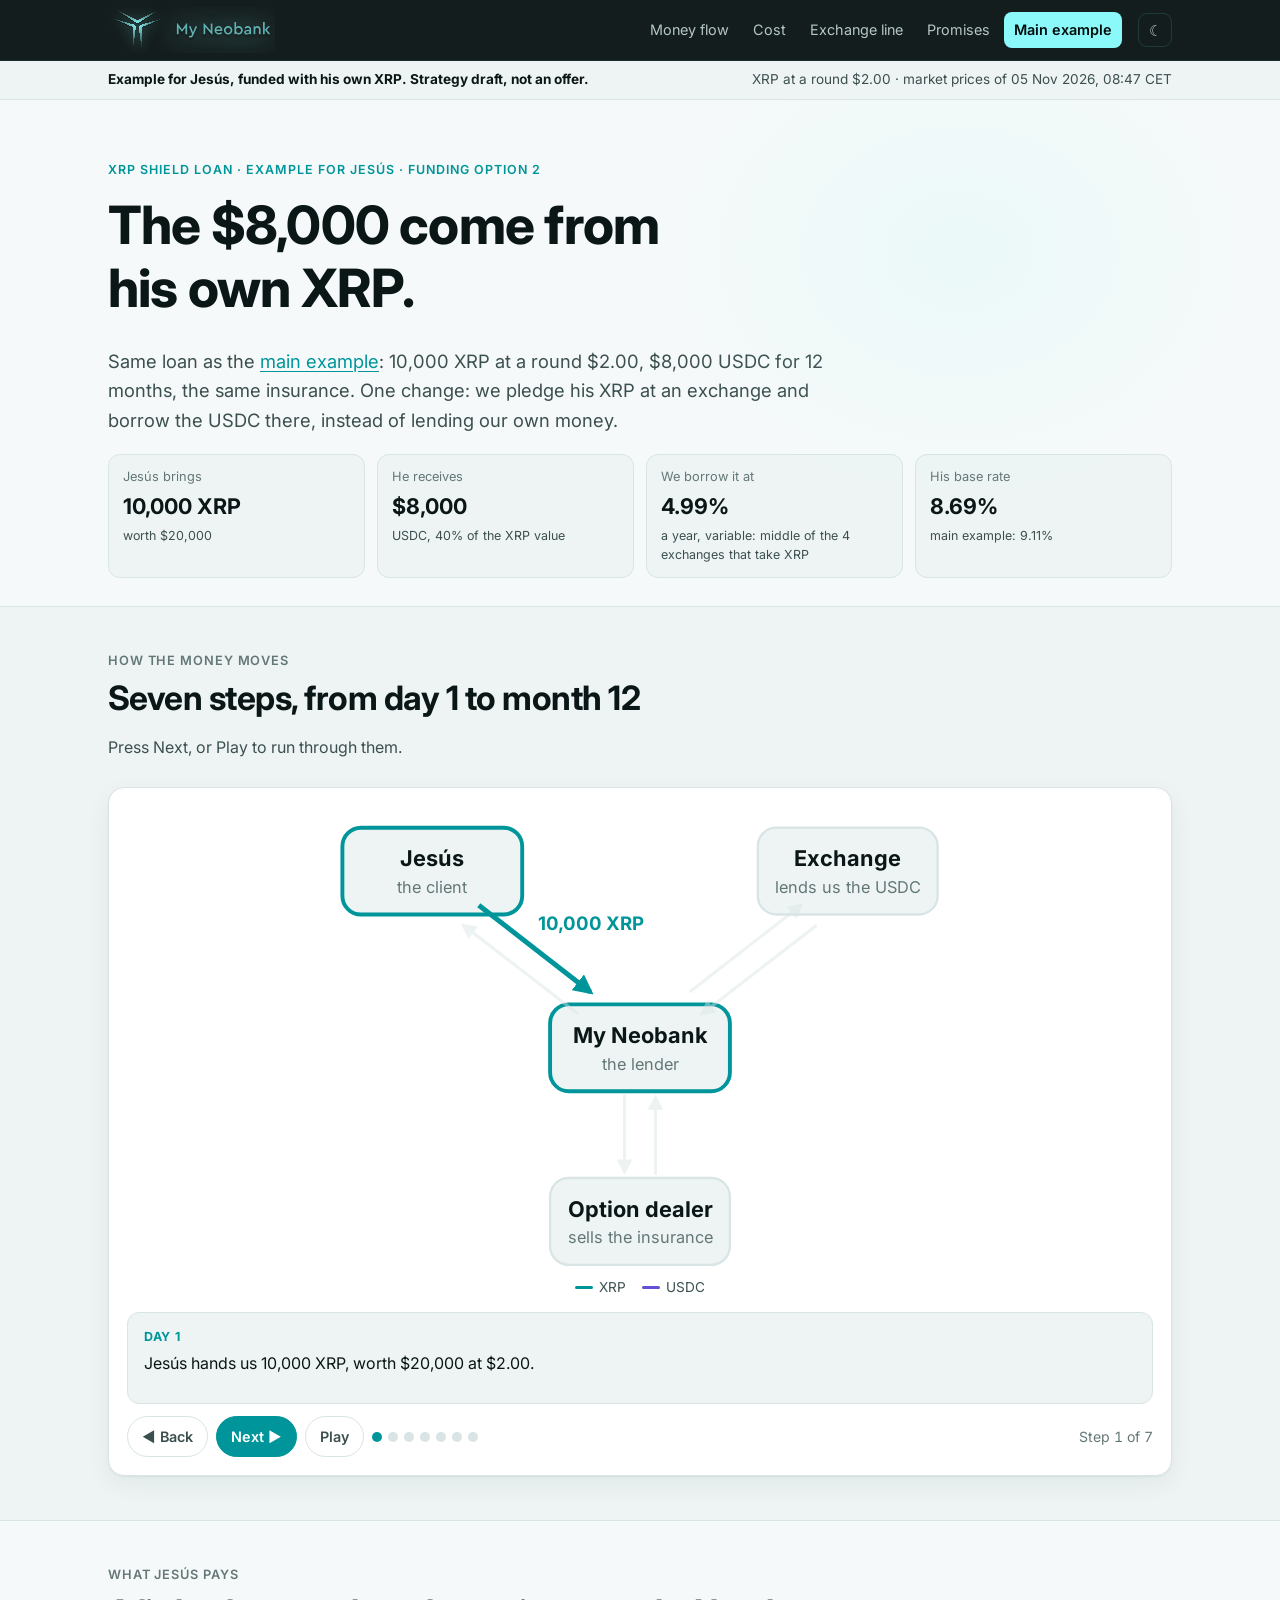
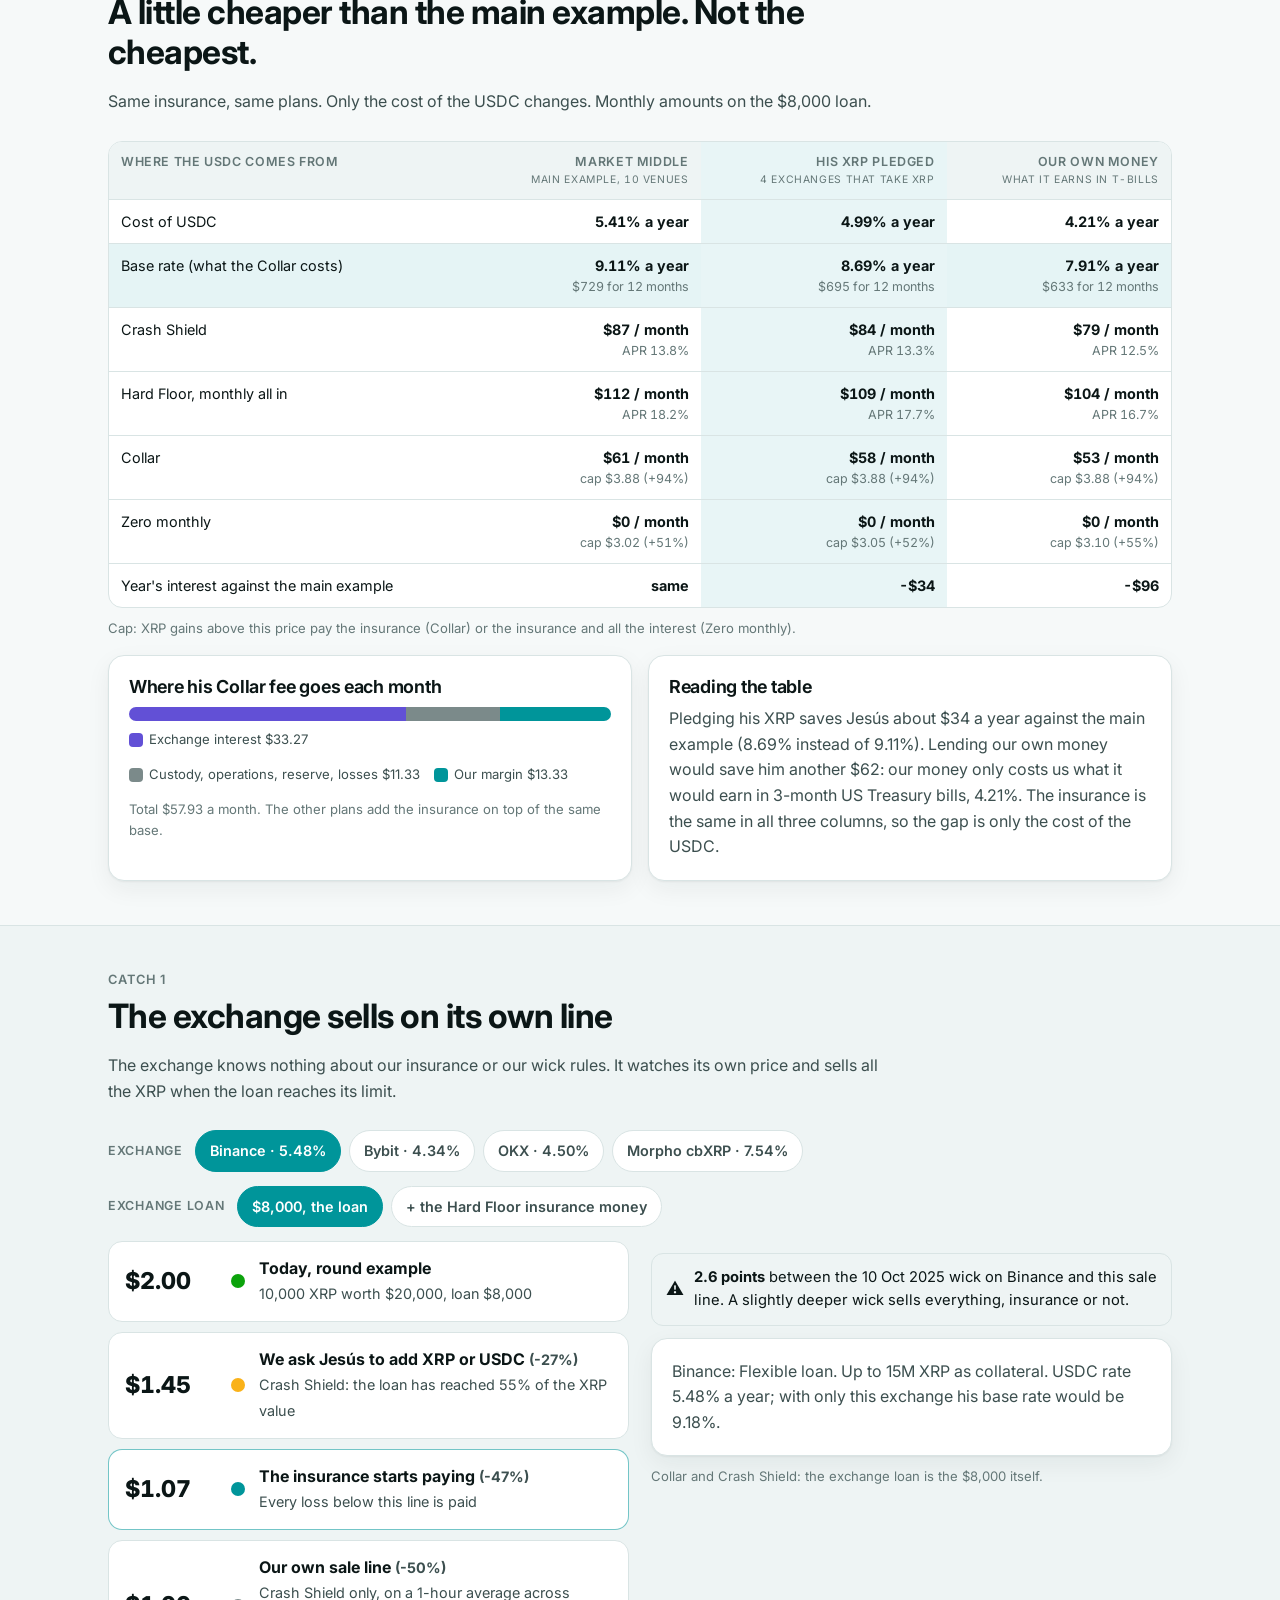
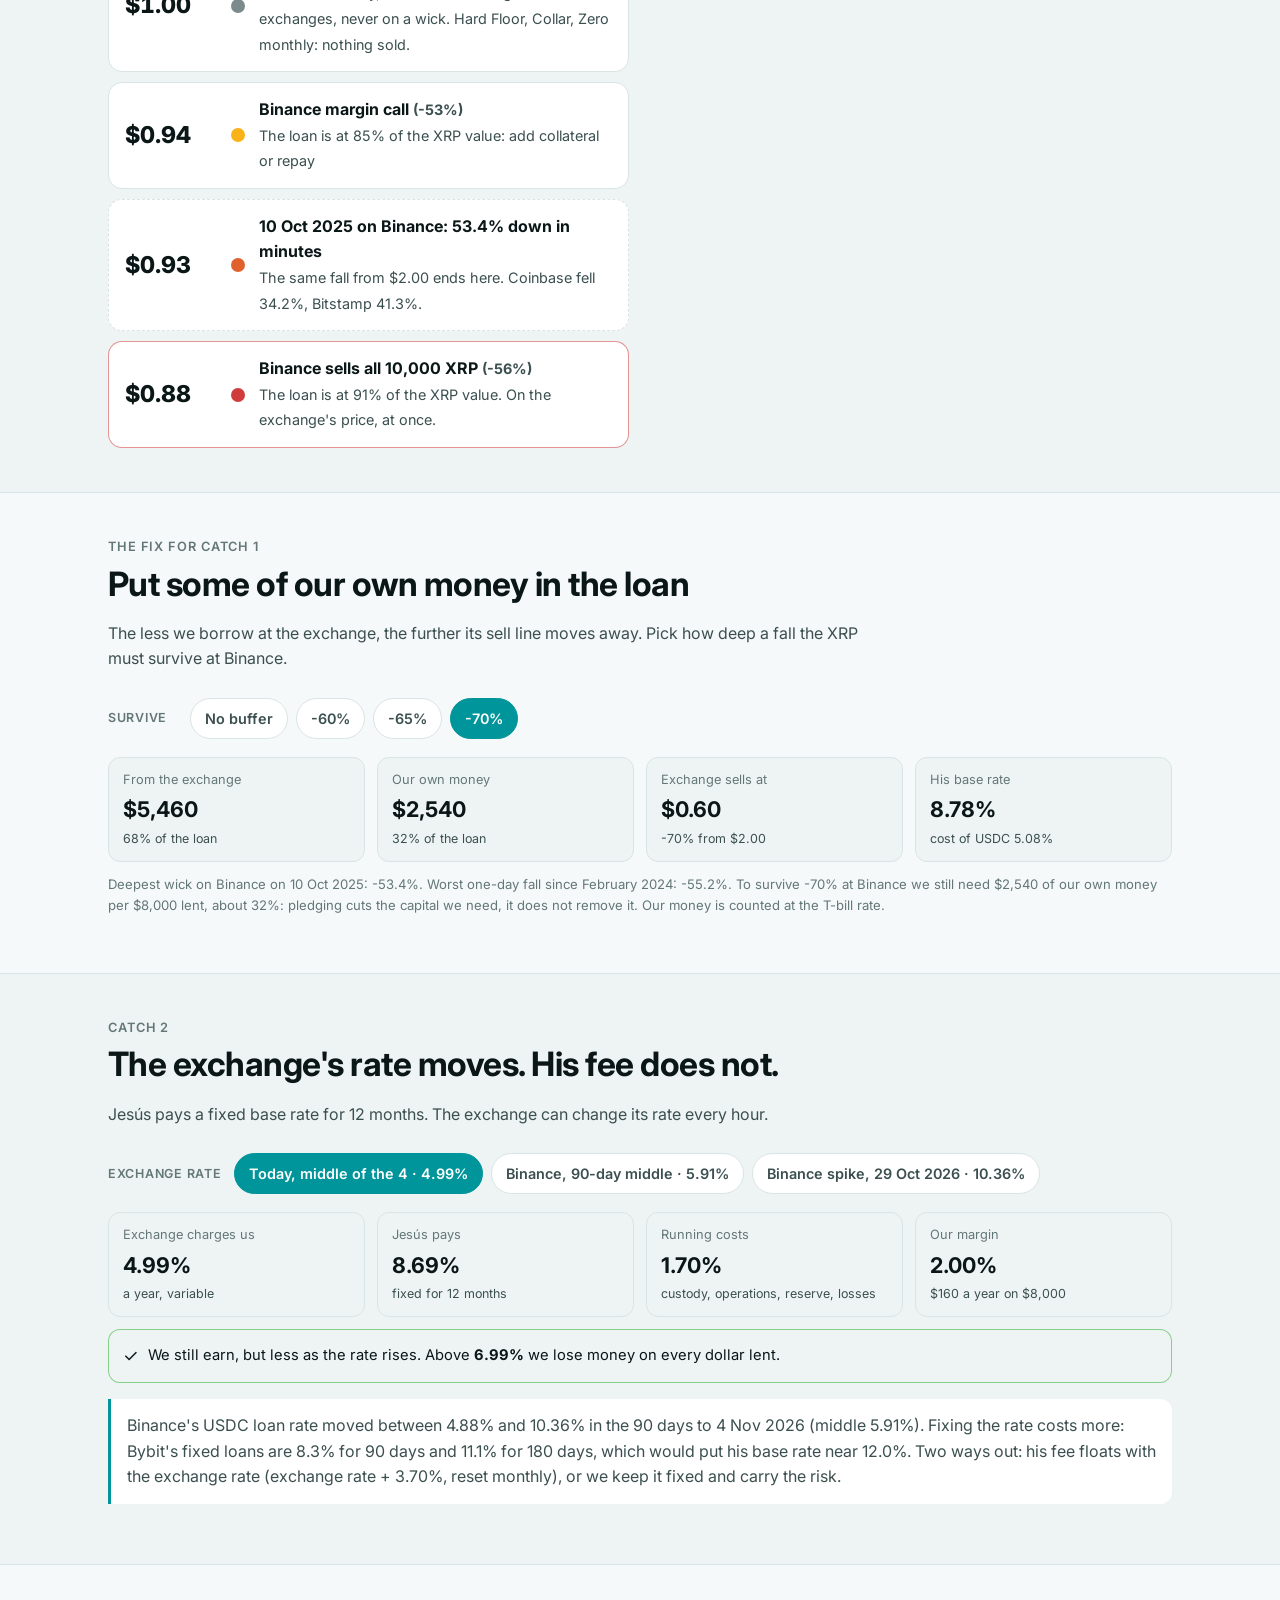
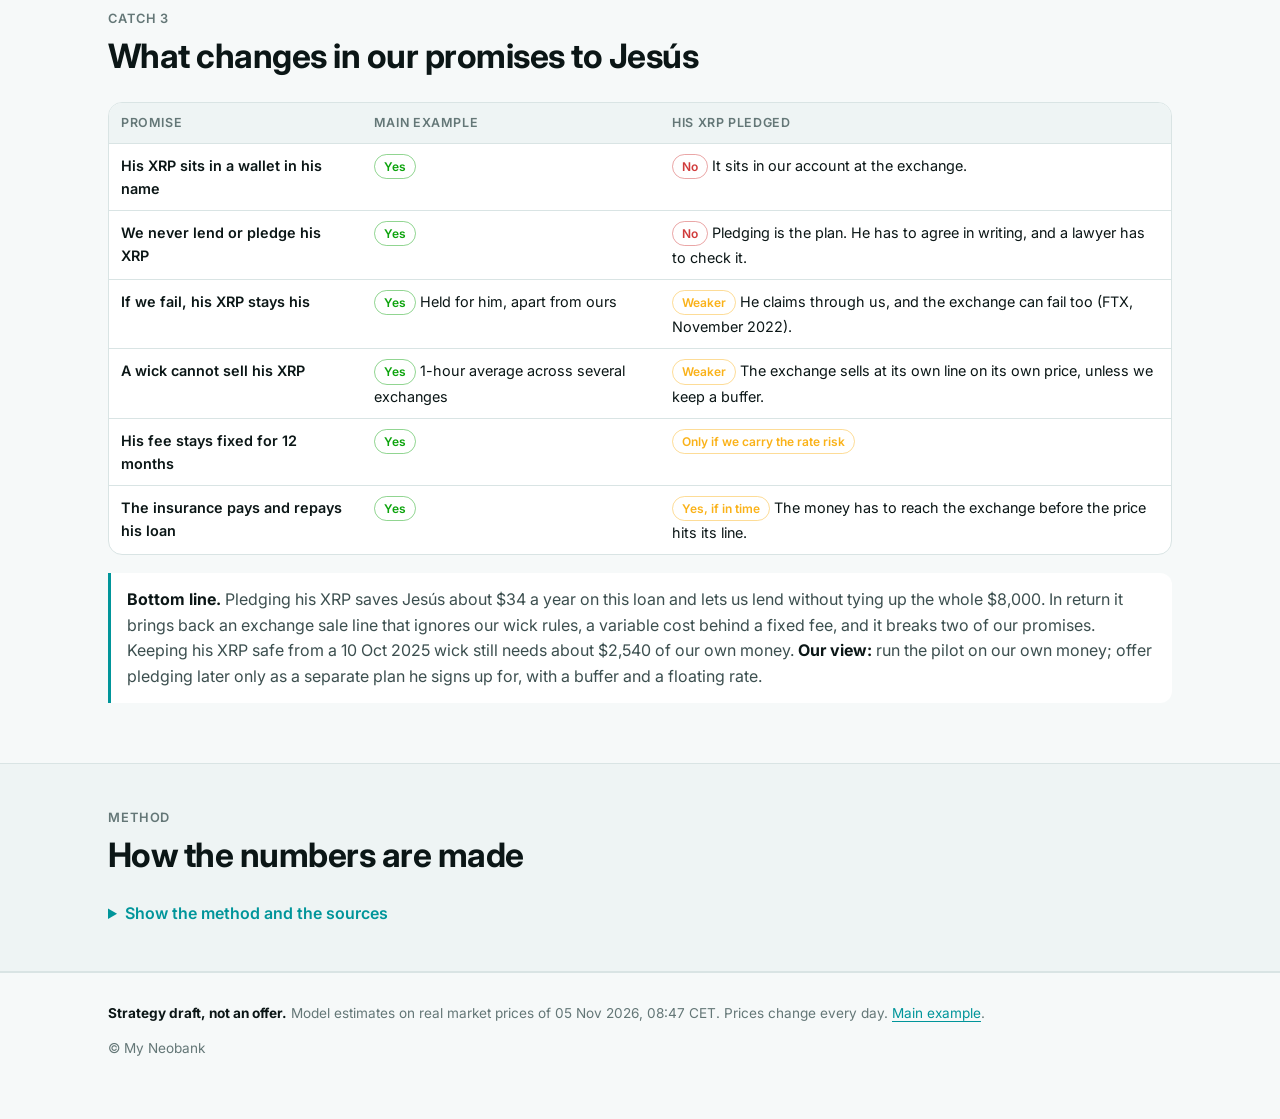
<file: jesus-pledge.html>
<!doctype html>
<html lang="en">
<head>
<meta charset="utf-8">
<meta name="viewport" content="width=device-width, initial-scale=1">
<meta name="robots" content="noindex, nofollow">
<title>Jesús, pledged XRP | My Neobank</title>
<meta name="description" content="The Jesús example funded with his own XRP: we pledge the 10,000 XRP at an exchange, borrow the USDC there and lend it to him. What it costs, and what it breaks.">
<link rel="icon" href="assets/favicon.svg" type="image/svg+xml">
<link rel="preconnect" href="https://fonts.googleapis.com">
<link rel="preconnect" href="https://fonts.gstatic.com" crossorigin>
<link href="https://fonts.googleapis.com/css2?family=Inter:wght@400;500;600;700;800&display=swap" rel="stylesheet">
<link rel="stylesheet" href="assets/style.css?v=7">
<style>
  .flow-card { padding: 18px; }
  .flow { display: block; width: 100%; max-width: 620px; height: auto; margin: 0 auto; }
  .flow .node rect { fill: var(--surface-2); stroke: var(--line); stroke-width: 1.5; transition: stroke .3s; }
  .flow .node.on rect { stroke: var(--brand); stroke-width: 2.5; }
  .flow .node .nm { fill: var(--text); font-size: 14px; font-weight: 700; }
  .flow .node .sb { fill: var(--muted); font-size: 10.5px; }
  .flow .arr { fill: none; stroke: var(--line); stroke-width: 2; opacity: .45; marker-end: url(#m-off); transition: opacity .35s, stroke .35s, stroke-width .35s; }
  .flow .arr.on { opacity: 1; stroke-width: 3.2; }
  .flow .arr.on.xrp { stroke: var(--brand); marker-end: url(#m-xrp); }
  .flow .arr.on.usd { stroke: var(--series-3); marker-end: url(#m-usd); }
  .flow .lab { font-size: 12px; font-weight: 700; opacity: 0; transition: opacity .35s; }
  .flow .lab.on { opacity: 1; }
  .flow .lab.xrp { fill: var(--brand); } .flow .lab.usd { fill: var(--series-3); }
  .flow-key { display: flex; gap: 16px; flex-wrap: wrap; justify-content: center; font-size: .85rem; color: var(--text-2); margin-top: 6px; }
  .flow-key i { display: inline-block; width: 18px; height: 3px; border-radius: 2px; vertical-align: middle; margin-right: 6px; }
  .cap { margin-top: 14px; padding: 14px 16px; border-radius: 12px; background: var(--surface-2); border: 1px solid var(--line); min-height: 92px; }
  .cap .tag { font-size: .78rem; font-weight: 700; letter-spacing: .06em; text-transform: uppercase; color: var(--brand); }
  .cap p { margin: 4px 0 0; color: var(--text); }
  .stepper { display: flex; gap: 8px; align-items: center; flex-wrap: wrap; margin-top: 12px; }
  .stepper .count { color: var(--muted); font-size: .88rem; margin-left: auto; font-variant-numeric: tabular-nums; }
  .dots { display: flex; gap: 6px; }
  .dots button { width: 10px; height: 10px; border-radius: 50%; border: 0; padding: 0; background: var(--line); cursor: pointer; }
  .dots button[aria-current="step"] { background: var(--brand); }
  .ways th.pl, .ways td.pl { background: color-mix(in srgb, var(--brand) 9%, transparent); }
  .ways th small, .ways td small { display: block; font-weight: 400; color: var(--muted); }
  .ways td.num { white-space: nowrap; }
  .split { display: flex; height: 14px; border-radius: 7px; overflow: hidden; margin: 10px 0 8px; }
  .split i { display: block; height: 100%; }
  .rung.warn .dot { background: var(--warning); }
  .rung.ours .dot { background: var(--neutral); }
  .rung.wick .dot { background: var(--series-plain); }
  .rung.wick { border-style: dashed; }
  .rung.sell { border-color: color-mix(in srgb, var(--critical) 55%, transparent); }
  .status.good { border-color: color-mix(in srgb, var(--good) 45%, transparent); }
  .status.bad { border-color: color-mix(in srgb, var(--critical) 55%, transparent); }
  .venue-row { margin: 4px 0 14px; }
  .prom td:first-child { font-weight: 600; color: var(--text); }
  @media (prefers-reduced-motion: reduce) { .flow * { transition: none !important; } }
</style>
</head>
<body>
<header class="top">
  <div class="wrap">
    <a class="logo" href="jesus.html" aria-label="Main example for Jesús"><img src="assets/logo.svg" alt="My Neobank"></a>
    <nav class="nav" aria-label="Sections">
      <a class="hide-sm" href="#flow">Money flow</a>
      <a class="hide-sm" href="#cost">Cost</a>
      <a class="hide-sm" href="#line">Exchange line</a>
      <a class="hide-sm" href="#promises">Promises</a>
      <a class="cta" href="jesus.html">Main example</a>
    </nav>
    <button class="theme-btn" type="button" aria-label="Switch theme"></button>
  </div>
</header>
<div class="banner"><div class="wrap"><span><strong>Example for Jesús, funded with his own XRP. Strategy draft, not an offer.</strong></span><span>XRP at a round $2.00 &middot; market prices of <span data-snap="generated_cet"></span></span></div></div>

<main>
<section class="hero">
  <div class="wrap">
    <span class="eyebrow">XRP Shield Loan &middot; example for Jesús &middot; funding option 2</span>
    <h1>The $8,000 come from<br>his own XRP.</h1>
    <p class="lead">Same loan as the <a href="jesus.html">main example</a>: 10,000 XRP at a round $2.00, $8,000 USDC for 12 months, the same insurance.
      One change: we pledge his XRP at an exchange and borrow the USDC there, instead of lending our own money.</p>
    <div class="out facts">
      <div class="o"><div class="k">Jesús brings</div><div class="v">10,000 XRP</div><div class="h">worth $20,000</div></div>
      <div class="o"><div class="k">He receives</div><div class="v">$8,000</div><div class="h">USDC, 40% of the XRP value</div></div>
      <div class="o"><div class="k">We borrow it at</div><div class="v" id="f-fund"></div><div class="h">a year, variable: middle of the 4 exchanges that take XRP</div></div>
      <div class="o"><div class="k">His base rate</div><div class="v" id="f-base"></div><div class="h">main example: <span id="f-main"></span></div></div>
    </div>
  </div>
</section>

<section class="alt" id="flow">
  <div class="wrap">
    <div class="section-head"><div class="kicker">How the money moves</div><h2>Seven steps, from day 1 to month 12</h2>
      <p>Press Next, or Play to run through them.</p></div>
    <div class="card flow-card">
      <svg class="flow" viewBox="0 0 400 300" role="img" aria-labelledby="flow-t">
        <title id="flow-t">Money flow: Jesús, My Neobank, the exchange and the option dealer</title>
        <defs>
          <marker id="m-off" viewBox="0 0 10 10" refX="8" refY="5" markerWidth="5" markerHeight="5" orient="auto-start-reverse"><path d="M0 0L10 5L0 10z" style="fill:var(--line)"/></marker>
          <marker id="m-xrp" viewBox="0 0 10 10" refX="8" refY="5" markerWidth="4" markerHeight="4" orient="auto-start-reverse"><path d="M0 0L10 5L0 10z" style="fill:var(--brand)"/></marker>
          <marker id="m-usd" viewBox="0 0 10 10" refX="8" refY="5" markerWidth="4" markerHeight="4" orient="auto-start-reverse"><path d="M0 0L10 5L0 10z" style="fill:var(--series-3)"/></marker>
        </defs>
        <g class="node" data-n="J"><rect x="8" y="14" width="116" height="56" rx="12"/><text class="nm" x="66" y="39" text-anchor="middle">Jesús</text><text class="sb" x="66" y="56" text-anchor="middle">the client</text></g>
        <g class="node" data-n="E"><rect x="276" y="14" width="116" height="56" rx="12"/><text class="nm" x="334" y="39" text-anchor="middle">Exchange</text><text class="sb" x="334" y="56" text-anchor="middle">lends us the USDC</text></g>
        <g class="node" data-n="M"><rect x="142" y="128" width="116" height="56" rx="12"/><text class="nm" x="200" y="153" text-anchor="middle">My Neobank</text><text class="sb" x="200" y="170" text-anchor="middle">the lender</text></g>
        <g class="node" data-n="D"><rect x="142" y="240" width="116" height="56" rx="12"/><text class="nm" x="200" y="265" text-anchor="middle">Option dealer</text><text class="sb" x="200" y="282" text-anchor="middle">sells the insurance</text></g>
        <line class="arr" data-a="jm" x1="96" y1="64" x2="168" y2="120"/>
        <line class="arr" data-a="mj" x1="160" y1="134" x2="86" y2="77"/>
        <line class="arr" data-a="me" x1="232" y1="120" x2="304" y2="64"/>
        <line class="arr" data-a="em" x1="314" y1="77" x2="240" y2="134"/>
        <line class="arr" data-a="md" x1="190" y1="186" x2="190" y2="236"/>
        <line class="arr" data-a="dm" x1="210" y1="238" x2="210" y2="188"/>
        <text class="lab" data-l="jm" x="134" y="80"></text>
        <text class="lab" data-l="mj" x="14" y="104"></text>
        <text class="lab" data-l="me" x="266" y="80" text-anchor="end"></text>
        <text class="lab" data-l="em" x="390" y="104" text-anchor="end"></text>
        <text class="lab" data-l="md" x="182" y="216" text-anchor="end"></text>
        <text class="lab" data-l="dm" x="218" y="216"></text>
      </svg>
      <div class="flow-key"><span><i style="background:var(--brand)"></i>XRP</span><span><i style="background:var(--series-3)"></i>USDC</span></div>
      <div class="cap" aria-live="polite"><div class="tag" id="cap-tag"></div><p id="cap-text"></p></div>
      <div class="stepper">
        <button class="chip" type="button" id="st-back">&#9664; Back</button>
        <button class="chip" type="button" id="st-next" aria-pressed="true">Next &#9654;</button>
        <button class="chip" type="button" id="st-play">Play</button>
        <div class="dots" id="st-dots" aria-label="Steps"></div>
        <span class="count" id="st-count"></span>
      </div>
    </div>
  </div>
</section>

<section id="cost">
  <div class="wrap">
    <div class="section-head"><div class="kicker">What Jesús pays</div><h2>A little cheaper than the main example. Not the cheapest.</h2>
      <p>Same insurance, same plans. Only the cost of the USDC changes. Monthly amounts on the $8,000 loan.</p></div>
    <div class="tbl-wrap"><table class="ways">
      <thead><tr><th>Where the USDC comes from</th><th class="num">Market middle<small>main example, 10 venues</small></th><th class="num pl">His XRP pledged<small>4 exchanges that take XRP</small></th><th class="num">Our own money<small>what it earns in T-bills</small></th></tr></thead>
      <tbody id="w-tbl"></tbody></table></div>
    <p class="note" style="margin-top:10px">Cap: XRP gains above this price pay the insurance (Collar) or the insurance and all the interest (Zero monthly).</p>
    <div class="grid g2" style="margin-top:16px">
      <div class="card"><h3>Where his Collar fee goes each month</h3>
        <div class="split" id="sp-bar"></div>
        <div class="feekey" id="sp-key"></div>
        <p class="note" id="sp-note" style="margin-top:10px"></p></div>
      <div class="card"><h3>Reading the table</h3><p id="w-note"></p></div>
    </div>
  </div>
</section>

<section class="alt" id="line">
  <div class="wrap">
    <div class="section-head"><div class="kicker">Catch 1</div><h2>The exchange sells on its own line</h2>
      <p>The exchange knows nothing about our insurance or our wick rules. It watches its own price and sells all the XRP when the loan reaches its limit.</p></div>
    <div class="btnrow venue-row" id="v-row"><span class="lbl">Exchange</span></div>
    <div class="btnrow venue-row"><span class="lbl">Exchange loan</span>
      <button class="chip" type="button" data-what="loan">$8,000, the loan</button>
      <button class="chip" type="button" data-what="floor">+ the Hard Floor insurance money</button>
    </div>
    <div class="cols">
      <div class="ladder" id="ladder"></div>
      <div>
        <div class="status" id="l-status"></div>
        <div class="card" style="margin-top:12px"><p id="l-venue"></p></div>
        <p class="note" style="margin-top:10px" id="l-note"></p>
      </div>
    </div>
  </div>
</section>

<section id="buffer">
  <div class="wrap">
    <div class="section-head"><div class="kicker">The fix for catch 1</div><h2>Put some of our own money in the loan</h2>
      <p>The less we borrow at the exchange, the further its sell line moves away. Pick how deep a fall the XRP must survive at <span id="b-venue"></span>.</p></div>
    <div class="btnrow" id="b-row"><span class="lbl">Survive</span></div>
    <div class="out facts" id="b-out"></div>
    <p class="note" style="margin-top:12px" id="b-note"></p>
  </div>
</section>

<section class="alt" id="rate">
  <div class="wrap">
    <div class="section-head"><div class="kicker">Catch 2</div><h2>The exchange's rate moves. His fee does not.</h2>
      <p>Jesús pays a fixed base rate for 12 months. The exchange can change its rate every hour.</p></div>
    <div class="btnrow" id="r-row"><span class="lbl">Exchange rate</span></div>
    <div class="out facts" id="r-out"></div>
    <div class="status" id="r-status"></div>
    <div class="callout"><p id="r-note"></p></div>
  </div>
</section>

<section id="promises">
  <div class="wrap">
    <div class="section-head"><div class="kicker">Catch 3</div><h2>What changes in our promises to Jesús</h2></div>
    <div class="tbl-wrap"><table class="prom">
      <thead><tr><th>Promise</th><th>Main example</th><th>His XRP pledged</th></tr></thead>
      <tbody>
        <tr><td>His XRP sits in a wallet in his name</td><td><span class="pill ok">Yes</span></td><td><span class="pill bad">No</span> It sits in our account at the exchange.</td></tr>
        <tr><td>We never lend or pledge his XRP</td><td><span class="pill ok">Yes</span></td><td><span class="pill bad">No</span> Pledging is the plan. He has to agree in writing, and a lawyer has to check it.</td></tr>
        <tr><td>If we fail, his XRP stays his</td><td><span class="pill ok">Yes</span> Held for him, apart from ours</td><td><span class="pill warn">Weaker</span> He claims through us, and the exchange can fail too (FTX, November 2022).</td></tr>
        <tr><td>A wick cannot sell his XRP</td><td><span class="pill ok">Yes</span> 1-hour average across several exchanges</td><td><span class="pill warn">Weaker</span> The exchange sells at its own line on its own price, unless we keep a buffer.</td></tr>
        <tr><td>His fee stays fixed for 12 months</td><td><span class="pill ok">Yes</span></td><td><span class="pill warn">Only if we carry the rate risk</span></td></tr>
        <tr><td>The insurance pays and repays his loan</td><td><span class="pill ok">Yes</span></td><td><span class="pill warn">Yes, if in time</span> The money has to reach the exchange before the price hits its line.</td></tr>
      </tbody></table></div>
    <div class="callout" style="margin-top:18px"><p id="bottom"></p></div>
  </div>
</section>

<section class="alt" id="method">
  <div class="wrap">
    <div class="section-head"><div class="kicker">Method</div><h2>How the numbers are made</h2></div>
    <details class="more"><summary>Show the method and the sources</summary>
      <ul class="clean">
        <li><strong>Same model as the <a href="jesus.html">main example</a></strong>, same snapshot: option prices from Deribit pulled <span data-snap="generated_utc"></span>, USDC rates read <span id="m-fund"></span>. All dollar figures use XRP at $2.00 and a 40% loan.</li>
        <li><strong>His XRP pledged</strong>: cost of USDC = middle of the 4 venues in the USDC table that accept XRP as collateral (<span id="m-venues"></span>), plus the same <span id="m-run"></span> for custody, operations, reserve and losses and the same <span id="m-margin"></span> margin.</li>
        <li><strong>Our own money</strong> is counted at what it would earn in 3-month US Treasury bills: <span id="m-tbill"></span>.</li>
        <li><strong>Exchange lines</strong> from the exchanges' own pages and public loan data, checked 5 Nov 2026: Binance borrow up to 78%, margin call 85%, sale 91%; Bybit 80%, 87%, 95%; Morpho cbXRP sale at 62.5%; OKX has no fixed line (margin account, XRP counted at 97%). Which price each exchange uses to decide a sale was not checked.</li>
        <li><strong>10 Oct 2025</strong>: lowest 1-minute price on Binance, Coinbase and Bitstamp against 20:30 UTC that evening. A fall of the same size is applied to $2.00.</li>
        <li><strong>Buffer</strong>: the exchange loan is cut until its sale line sits at the chosen fall; the rest of the $8,000 is our own money at the T-bill rate.</li>
        <li><strong>Rate moves</strong>: Binance flexible USDC loan rate over the 90 days to <span id="m-b90"></span>; Bybit fixed-rate loans read 5 Nov 2026. Our margin = his base rate minus the exchange rate minus <span id="m-run2"></span> running costs.</li>
        <li>Exchange penalties on a sale, withdrawal fees and taxes are not included.</li>
      </ul>
    </details>
  </div>
</section>
</main>

<footer>
  <div class="wrap">
    <p><strong>Strategy draft, not an offer.</strong> Model estimates on real market prices of <span data-snap="generated_cet"></span>. Prices change every day. <a href="jesus.html">Main example</a>.</p>
    <p>&copy; My Neobank</p>
  </div>
</footer>

<script src="data/pledge_dates.js?v=1"></script>
<script>
(function () {
  /* one pledge file per day, built from the snapshot of the same day */
  var L = window.PLEDGE_DATES || [], d = new URLSearchParams(location.search).get("d");
  if (L.indexOf(d) < 0) d = L[L.length - 1];
  window.SNAP_DATES = [d]; window.SNAP_DATE = d;
  document.write('<script src="data/snap_' + d + '.js?v=7"><\/script><script src="data/pledge_' + d + '.js?v=1"><\/script>');
})();
</script>
<script src="assets/app.js?v=7"></script>
<script>
(function () {
  const { usd, pct, px } = window.XS;
  const P = window.PLEDGE, PRICE = 2.0, Q = 10000, V = Q * PRICE;
  const $ = q => document.querySelector(q), $$ = q => Array.from(document.querySelectorAll(q));
  const set = (id, v) => { const e = document.getElementById(id); if (e) e.textContent = v; };
  const html = (id, v) => { const e = document.getElementById(id); if (e) e.innerHTML = v; };
  const fall = x => "-" + Math.round((1 - x) * 100) + "%";
  const up = x => "+" + Math.round((x - 1) * 100) + "%";

  document.addEventListener("DOMContentLoaded", () => {
    if (!P) { $("main").innerHTML = '<section><div class="wrap"><p>No data for this example yet.</p></div></section>'; return; }
    const L = V * P.ltv / 100, W = P.ways, wp = W.pledge, wm = W.main, wo = W.own;
    const mo = f => usd(L * f / 100);              /* f = % of the loan, per month */
    const yr = r => L * r / 100;                    /* r = % a year, in dollars */
    const bin = P.venues.find(v => v.name === "Binance");
    const wickX = 1 + P.wick.drops.Binance / 100;

    set("f-fund", pct(wp.fund, 2)); set("f-base", pct(wp.base, 2)); set("f-main", pct(wm.base, 2));

    /* ---------- money flow ---------- */
    const colM = yr(wp.base) / 12, intM = yr(wp.fund) / 12, runM = yr(P.stack.run) / 12, marM = yr(P.stack.margin) / 12;
    const steps = [
      { tag: "Day 1", n: ["J", "M"], a: { jm: ["xrp", "10,000 XRP"] },
        t: `Jesús hands us 10,000 XRP, worth ${usd(V)} at $2.00.` },
      { tag: "Day 1", n: ["M", "E"], a: { me: ["xrp", "10,000 XRP"] },
        t: "We pledge the same 10,000 XRP at an exchange. From now on they sit in our account there, not in a wallet in his name." },
      { tag: "Day 1", n: ["E", "M"], a: { em: ["usd", usd(L) + " USDC"] },
        t: `The exchange lends us ${usd(L)} USDC against them at ${pct(wp.fund, 2)} a year. The rate is variable: the exchange can change it any hour.` },
      { tag: "Day 1", n: ["M", "J", "D"], a: { mj: ["usd", usd(L) + " USDC"], md: ["usd", "insurance"] },
        t: `We send Jesús ${usd(L)} USDC and buy the insurance on his 10,000 XRP from an option dealer.` },
      { tag: "Every month", n: ["J", "M", "E"], a: { jm: ["usd", usd(colM, 2) + " fee"], me: ["usd", usd(intM, 2)] },
        t: `Jesús pays his fee (Collar: ${usd(colM, 2)}). ${usd(intM, 2)} goes to the exchange as interest, ${usd(runM, 2)} covers custody, operations, reserve and losses, ${usd(marM, 2)} is our margin.` },
      { tag: "Month 12", n: ["J", "M", "E"], a: { jm: ["usd", usd(L)], me: ["usd", usd(L)], em: ["xrp", "10,000 XRP"], mj: ["xrp", "10,000 XRP"] },
        t: `Jesús repays ${usd(L)}. We repay the exchange, the exchange releases the XRP, and we return his 10,000 XRP.` },
      { tag: "If XRP crashes", n: ["D", "M", "E"], a: { dm: ["usd", "insurance pays"], me: ["usd", "in time?"] },
        t: `Below ${px(P.strike_x * PRICE)} the insurance pays us. That money comes from the dealer, while the exchange holds the XRP and sells at its own line (Binance: ${px(bin.sell_x * PRICE)}). We must move the money to the exchange before the price gets there.` },
    ];
    let cur = 0, timer = null;
    const dots = document.getElementById("st-dots");
    dots.innerHTML = steps.map((s, i) => `<button type="button" aria-label="Step ${i + 1}"></button>`).join("");
    const dotBtns = Array.from(dots.children);
    dotBtns.forEach((b, i) => b.addEventListener("click", () => { stop(); show(i); }));
    function show(i) {
      cur = Math.max(0, Math.min(steps.length - 1, i));
      const s = steps[cur];
      $$(".flow .node").forEach(g => g.classList.toggle("on", s.n.includes(g.dataset.n)));
      $$(".flow .arr").forEach(a => { const k = s.a[a.dataset.a]; a.setAttribute("class", "arr" + (k ? " on " + k[0] : "")); });
      $$(".flow .lab").forEach(l => { const k = s.a[l.dataset.l]; l.setAttribute("class", "lab" + (k ? " on " + k[0] : "")); if (k) l.textContent = k[1]; });
      set("cap-tag", s.tag); set("cap-text", s.t); set("st-count", `Step ${cur + 1} of ${steps.length}`);
      dotBtns.forEach((b, j) => { if (j === cur) b.setAttribute("aria-current", "step"); else b.removeAttribute("aria-current"); });
    }
    function stop() { if (timer) { clearInterval(timer); timer = null; } set("st-play", "Play"); $("#st-play").setAttribute("aria-pressed", "false"); }
    $("#st-next").addEventListener("click", () => { stop(); show(cur + 1 >= steps.length ? 0 : cur + 1); });
    $("#st-back").addEventListener("click", () => { stop(); show(cur - 1); });
    $("#st-play").addEventListener("click", () => {
      if (timer) { stop(); return; }
      if (cur >= steps.length - 1) show(0);
      set("st-play", "Pause"); $("#st-play").setAttribute("aria-pressed", "true");
      timer = setInterval(() => { if (cur >= steps.length - 1) { stop(); return; } show(cur + 1); }, 3800);
    });
    show(0);

    /* ---------- cost table ---------- */
    const cell = (w, main, sub) => `<td class="num${w === wp ? " pl" : ""}"><strong>${main}</strong>${sub ? `<small>${sub}</small>` : ""}</td>`;
    const rows = [
      ["Cost of USDC", w => [pct(w.fund, 2) + " a year", ""]],
      ["Base rate (what the Collar costs)", w => [pct(w.base, 2) + " a year", usd(yr(w.base)) + " for 12 months"]],
      ["Crash Shield", w => [mo(w.crash.month) + " / month", "APR " + pct(w.crash.apr)]],
      ["Hard Floor, monthly all in", w => [mo(w.floor.month) + " / month", "APR " + pct(w.floor.apr)]],
      ["Collar", w => [usd(yr(w.base) / 12) + " / month", "cap " + px(w.collar.cap_x * PRICE) + " (" + up(w.collar.cap_x) + ")"]],
      ["Zero monthly", w => ["$0 / month", w.zero.cap_x ? "cap " + px(w.zero.cap_x * PRICE) + " (" + up(w.zero.cap_x) + ")" : "not possible"]],
      ["Year's interest against the main example", w => [w === wm ? "same" : usd(yr(w.base - wm.base)), ""]],
    ];
    html("w-tbl", rows.map(([n, f]) => `<tr${n.startsWith("Base") ? ' class="hl"' : ""}><td>${n}</td>${[wm, wp, wo].map(w => { const [a, b] = f(w); return cell(w, a, b); }).join("")}</tr>`).join(""));
    const save = yr(wm.base - wp.base), more = yr(wp.base - wo.base);
    set("w-note", `Pledging his XRP saves Jesús about ${usd(save)} a year against the main example (${pct(wp.base, 2)} instead of ${pct(wm.base, 2)}). Lending our own money would save him another ${usd(more)}: our money only costs us what it would earn in 3-month US Treasury bills, ${pct(P.tbill, 2)}. The insurance is the same in all three columns, so the gap is only the cost of the USDC.`);
    const parts = [["var(--series-3)", "Exchange interest", intM], ["var(--neutral)", "Custody, operations, reserve, losses", runM], ["var(--brand)", "Our margin", marM]];
    html("sp-bar", parts.map(p => `<i style="background:${p[0]};width:${(p[2] / colM * 100).toFixed(1)}%"></i>`).join(""));
    html("sp-key", parts.map(p => `<span><i style="background:${p[0]}"></i>${p[1]} ${usd(p[2], 2)}</span>`).join(""));
    set("sp-note", `Total ${usd(colM, 2)} a month. The other plans add the insurance on top of the same base.`);

    /* ---------- exchange line ---------- */
    const st = { v: "Binance", what: "loan", fall: 0.70, rate: 0 };
    html("v-row", '<span class="lbl">Exchange</span>' + P.venues.map(v => `<button class="chip" type="button" data-v="${v.name}">${v.name.replace(", Base (cbXRP)", " cbXRP")} &middot; ${pct(v.apr, 2)}</button>`).join(""));
    $$("[data-v]").forEach(b => b.addEventListener("click", () => { st.v = b.dataset.v; line(); buffer(); }));
    $$("[data-what]").forEach(b => b.addEventListener("click", () => { st.what = b.dataset.what; line(); }));

    function line() {
      const v = P.venues.find(x => x.name === st.v), fl = st.what === "floor";
      $$("[data-v]").forEach(b => b.setAttribute("aria-pressed", String(b.dataset.v === st.v)));
      $$("[data-what]").forEach(b => b.setAttribute("aria-pressed", String(b.dataset.what === st.what)));
      const loanEx = fl ? L * (1 + P.prem / 100) : L;
      const R = [
        { x: 1, c: "now", b: "Today, round example", s: `10,000 XRP worth ${usd(V)}, loan ${usd(L)}` },
        { x: P.topup_x, c: "top", b: "We ask Jesús to add XRP or USDC", s: "Crash Shield: the loan has reached 55% of the XRP value" },
        { x: P.strike_x, c: "shield", b: "The insurance starts paying", s: "Every loss below this line is paid" },
        { x: P.liq_x, c: "ours", b: "Our own sale line", s: "Crash Shield only, on a 1-hour average across exchanges, never on a wick. Hard Floor, Collar, Zero monthly: nothing sold." },
        { x: wickX, c: "wick", nf: true, b: `${P.wick.date} on Binance: ${Math.abs(P.wick.drops.Binance)}% down in minutes`, s: `The same fall from $2.00 ends here. Coinbase fell ${Math.abs(P.wick.drops.Coinbase)}%, Bitstamp ${Math.abs(P.wick.drops.Bitstamp)}%.` },
      ];
      let sellX = null;
      if (v.sell) {
        sellX = fl ? v.sell_x_floor : v.sell_x;
        if (v.call) R.push({ x: v.call_x * loanEx / L, c: "warn", b: `${v.name} margin call`, s: `The loan is at ${v.call}% of the XRP value: add collateral or repay` });
        R.push({ x: sellX, c: "sell", b: `${v.name} sells all 10,000 XRP`, s: `The loan is at ${v.sell}% of the XRP value. On the exchange's price, at once.` });
      }
      R.sort((a, b) => b.x - a.x);
      html("ladder", R.map(r => `<div class="rung ${r.c}"><div class="p">${px(r.x * PRICE)}</div><div class="dot"></div><div class="t"><b>${r.b} ${r.x < 1 && !r.nf ? `<span>(${fall(r.x)})</span>` : ""}</b><span>${r.s}</span></div></div>`).join(""));
      const S = $("#l-status");
      if (!v.sell) { S.className = "status"; S.innerHTML = '<span class="ico">?</span><span>No fixed line to draw. Not modelled.</span>'; }
      else if (sellX > P.strike_x) { S.className = "status bad"; S.innerHTML = `<span class="ico">&#10007;</span><span><strong>Not usable for this product.</strong> It sells at ${px(sellX * PRICE)} (${fall(sellX)}), before our insurance even starts at ${px(P.strike_x * PRICE)}.</span>`; }
      else if (sellX >= wickX) { S.className = "status bad"; S.innerHTML = `<span class="ico">&#10007;</span><span><strong>The ${P.wick.date} wick reaches this line.</strong> ${v.name} would have sold all 10,000 XRP in minutes, if it used Binance's price that night.</span>`; }
      else { const gap = ((wickX - sellX) * 100).toFixed(1); S.className = "status"; S.innerHTML = `<span class="ico">&#9888;</span><span><strong>${gap} points</strong> between the ${P.wick.date} wick on Binance and this sale line. A slightly deeper wick sells everything, insurance or not.</span>`; }
      set("l-venue", `${v.name}: ${v.note} USDC rate ${pct(v.apr, 2)} a year${v.base_alone ? `; with only this exchange his base rate would be ${pct(v.base_alone, 2)}` : ""}.`);
      set("l-note", fl ? `Hard Floor: we pay the ${usd(L * P.prem / 100)} insurance on day 1. Borrowed at the exchange too, its loan is ${usd(loanEx)} and its line moves up.` : "Collar and Crash Shield: the exchange loan is the $8,000 itself.");
    }

    /* ---------- buffer ---------- */
    const falls = [null, 0.60, 0.65, 0.70];
    html("b-row", '<span class="lbl">Survive</span>' + falls.map(f => `<button class="chip" type="button" data-fall="${f}">${f === null ? "No buffer" : "-" + Math.round(f * 100) + "%"}</button>`).join(""));
    $$("[data-fall]").forEach(b => b.addEventListener("click", () => { st.fall = b.dataset.fall === "null" ? null : +b.dataset.fall; buffer(); }));
    function buffer() {
      const v = P.venues.find(x => x.name === st.v);
      set("b-venue", v.name);
      $$("[data-fall]").forEach(b => b.setAttribute("aria-pressed", String((b.dataset.fall === "null" ? null : +b.dataset.fall) === st.fall)));
      if (!v.buffer) { html("b-out", '<div class="o"><div class="k">' + v.name + '</div><div class="v">Not modelled</div><div class="h">no fixed sale line</div></div>'); set("b-note", ""); return; }
      const b = v.buffer.find(x => x.fall === st.fall);
      html("b-out", [
        ["From the exchange", usd(L * b.venue_share), pct(b.venue_share * 100, 0) + " of the loan"],
        ["Our own money", usd(L * (1 - b.venue_share)), pct((1 - b.venue_share) * 100, 0) + " of the loan"],
        ["Exchange sells at", px(b.line_x * PRICE), fall(b.line_x) + " from $2.00"],
        ["His base rate", pct(b.base, 2), "cost of USDC " + pct(b.fund, 2)],
      ].map(o => `<div class="o"><div class="k">${o[0]}</div><div class="v">${o[1]}</div><div class="h">${o[2]}</div></div>`).join(""));
      const b70 = v.buffer.find(x => x.fall === 0.70);
      set("b-note", `Deepest wick on Binance on ${P.wick.date}: ${P.wick.drops.Binance}%. Worst one-day fall since February 2024: ${P.wick.worst_1d}%. To survive -70% at ${v.name} we still need ${usd(L * (1 - b70.venue_share))} of our own money per $8,000 lent, about ${Math.round((1 - b70.venue_share) * 100)}%: pledging cuts the capital we need, it does not remove it. Our money is counted at the T-bill rate.`);
    }

    /* ---------- rate risk ---------- */
    const RC = P.rate.cases;
    html("r-row", '<span class="lbl">Exchange rate</span>' + RC.map((c, i) => `<button class="chip" type="button" data-rate="${i}">${c.label} &middot; ${pct(c.apr, 2)}</button>`).join(""));
    $$("[data-rate]").forEach(b => b.addEventListener("click", () => { st.rate = +b.dataset.rate; rate(); }));
    function rate() {
      const c = RC[st.rate];
      $$("[data-rate]").forEach(b => b.setAttribute("aria-pressed", String(+b.dataset.rate === st.rate)));
      html("r-out", [
        ["Exchange charges us", pct(c.apr, 2), "a year, variable"],
        ["Jesús pays", pct(wp.base, 2), "fixed for 12 months"],
        ["Running costs", pct(P.stack.run, 2), "custody, operations, reserve, losses"],
        ["Our margin", pct(c.margin, 2), usd(yr(c.margin)) + " a year on $8,000"],
      ].map(o => `<div class="o"><div class="k">${o[0]}</div><div class="v">${o[1]}</div><div class="h">${o[2]}</div></div>`).join(""));
      const S = $("#r-status");
      S.className = "status " + (c.margin > 0 ? "good" : "bad");
      S.innerHTML = c.margin > 0 ? `<span class="ico">&#10003;</span><span>We still earn, but less as the rate rises. Above <strong>${pct(P.rate.breakeven, 2)}</strong> we lose money on every dollar lent.</span>`
        : `<span class="ico">&#10007;</span><span>We lose ${usd(-yr(c.margin))} a year on this loan if the rate stayed there. Break-even is <strong>${pct(P.rate.breakeven, 2)}</strong>.</span>`;
    }
    const B = P.rate.binance_90d, F = P.rate.bybit_fixed;
    set("r-note", `Binance's USDC loan rate moved between ${pct(B.low, 2)} and ${pct(B.high, 2)} in the 90 days to ${B.to} (middle ${pct(B.median, 2)}). Fixing the rate costs more: Bybit's fixed loans are ${F.map(f => pct(f.apr) + " for " + f.days + " days").join(" and ")}, which would put his base rate near ${pct(F[0].apr + P.stack.run + P.stack.margin)}. Two ways out: his fee floats with the exchange rate (exchange rate + ${pct(P.stack.run + P.stack.margin, 2)}, reset monthly), or we keep it fixed and carry the risk.`);

    /* ---------- bottom line ---------- */
    const b70 = bin.buffer.find(x => x.fall === 0.70);
    html("bottom", `<strong>Bottom line.</strong> Pledging his XRP saves Jesús about ${usd(save)} a year on this loan and lets us lend without tying up the whole ${usd(L)}. In return it brings back an exchange sale line that ignores our wick rules, a variable cost behind a fixed fee, and it breaks two of our promises. Keeping his XRP safe from a 10 Oct 2025 wick still needs about ${usd(L * (1 - b70.venue_share))} of our own money. <strong>Our view:</strong> run the pilot on our own money; offer pledging later only as a separate plan he signs up for, with a buffer and a floating rate.`);

    /* ---------- method ---------- */
    set("m-fund", P.funding_pulled); set("m-run", pct(P.stack.run, 2)); set("m-run2", pct(P.stack.run, 2)); set("m-margin", pct(P.stack.margin, 2));
    set("m-venues", P.venues.map(v => v.name + " " + pct(v.apr, 2)).join(", "));
    set("m-tbill", `${pct(P.tbill, 2)} (${P.tbill_date})`); set("m-b90", B.to);

    line(); buffer(); rate();
  });
})();
</script>
</body>
</html>
</file>
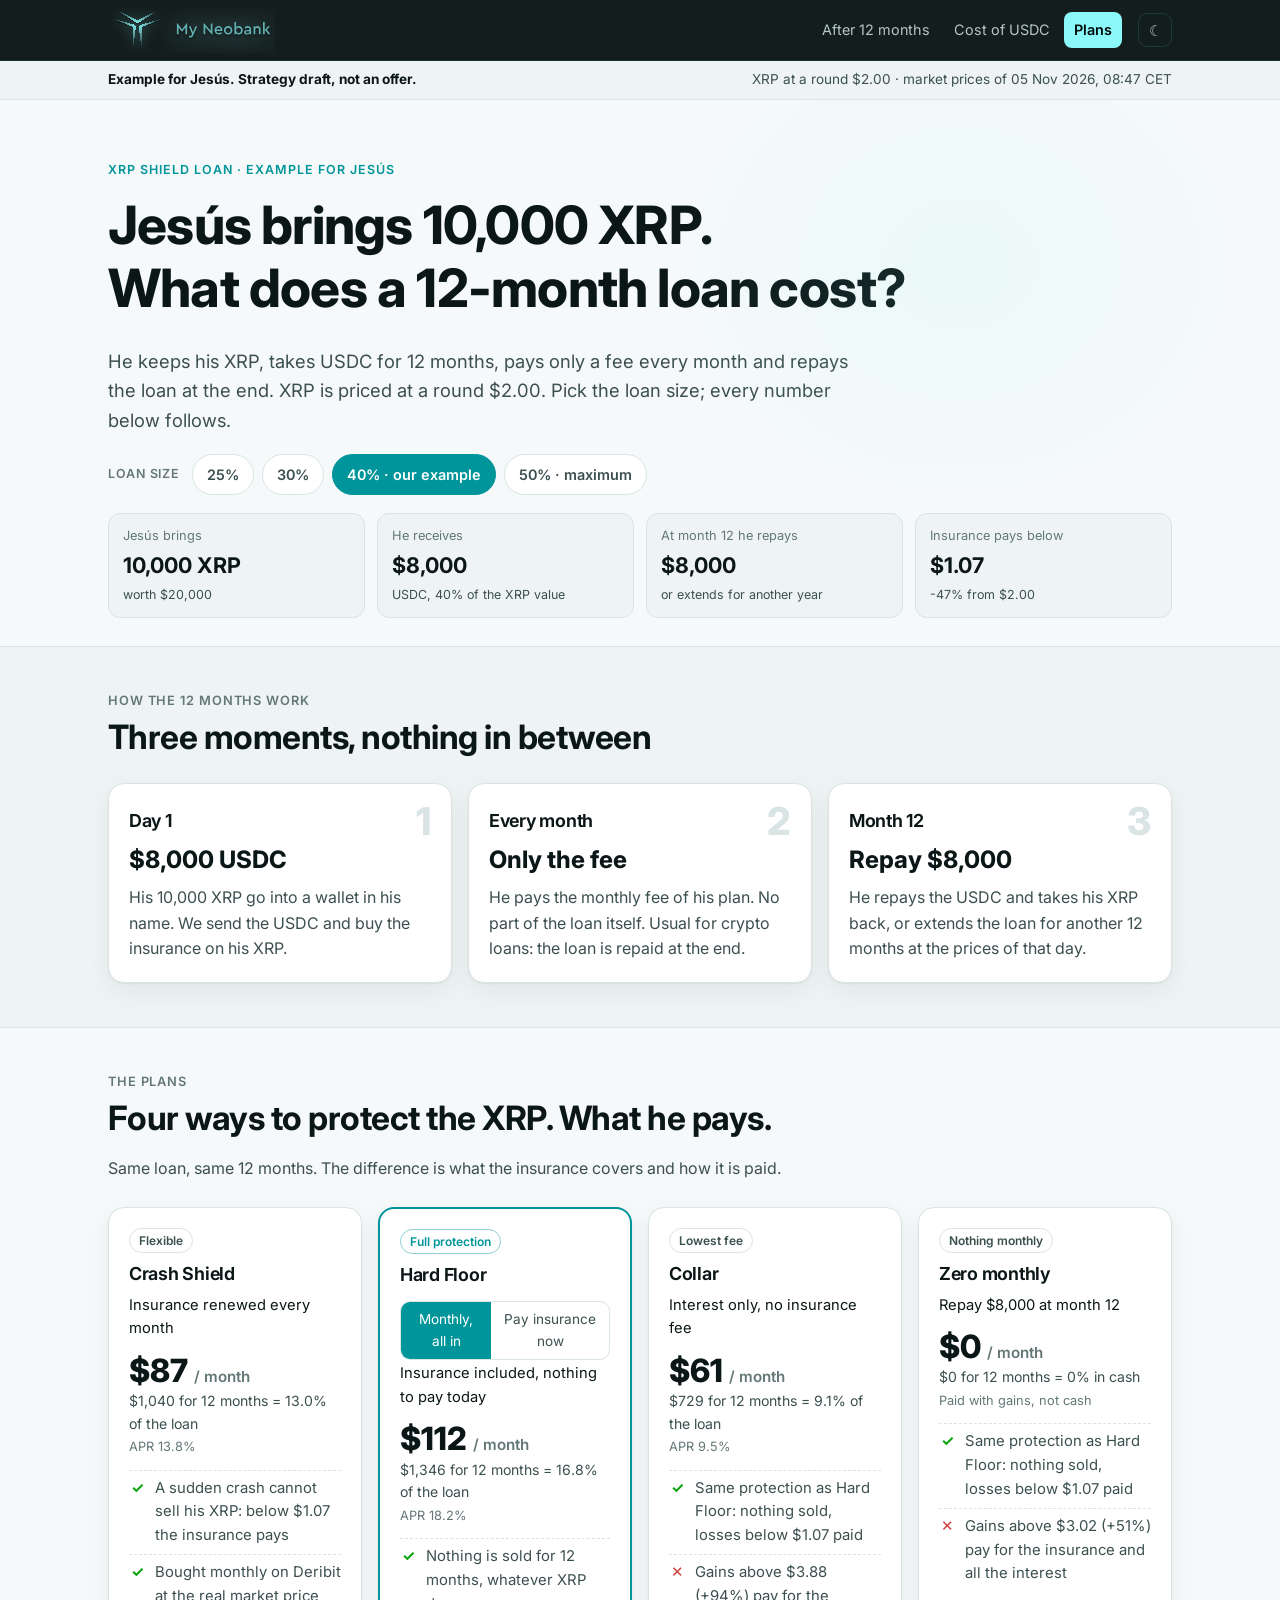
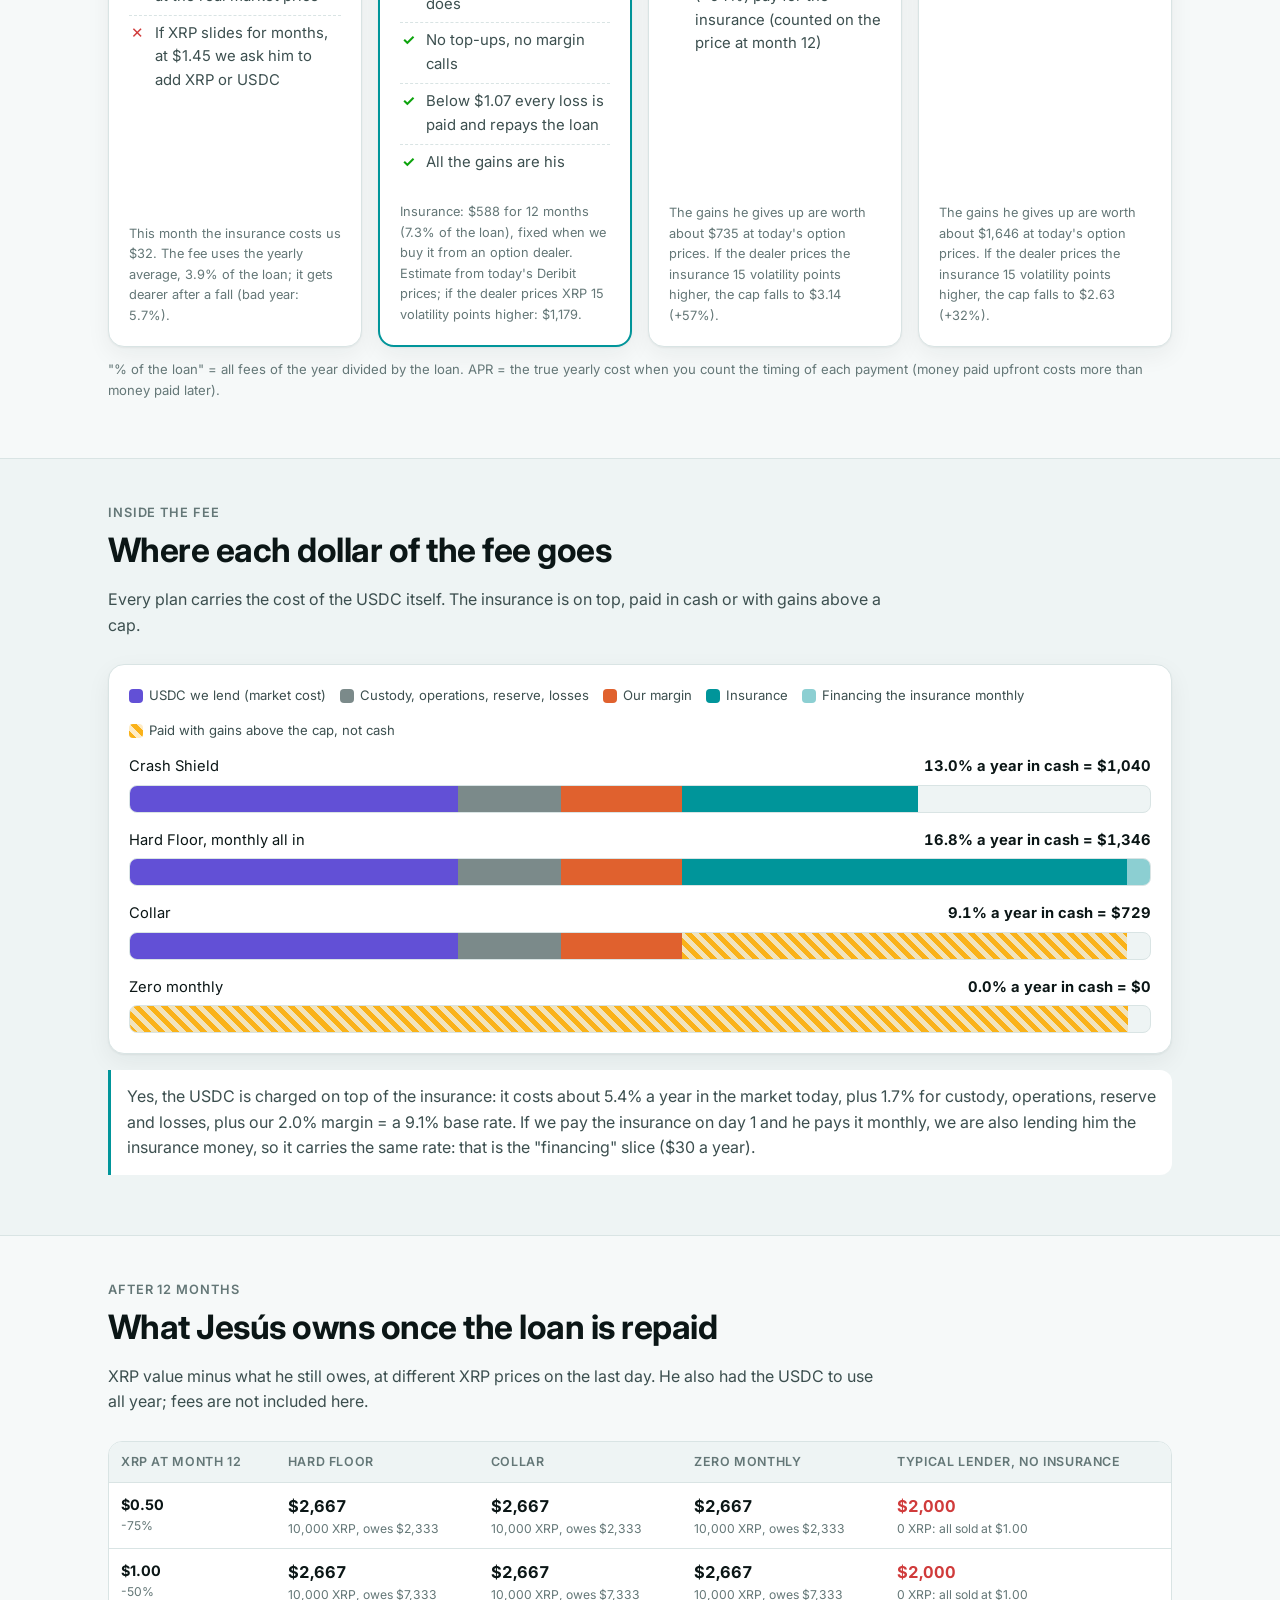
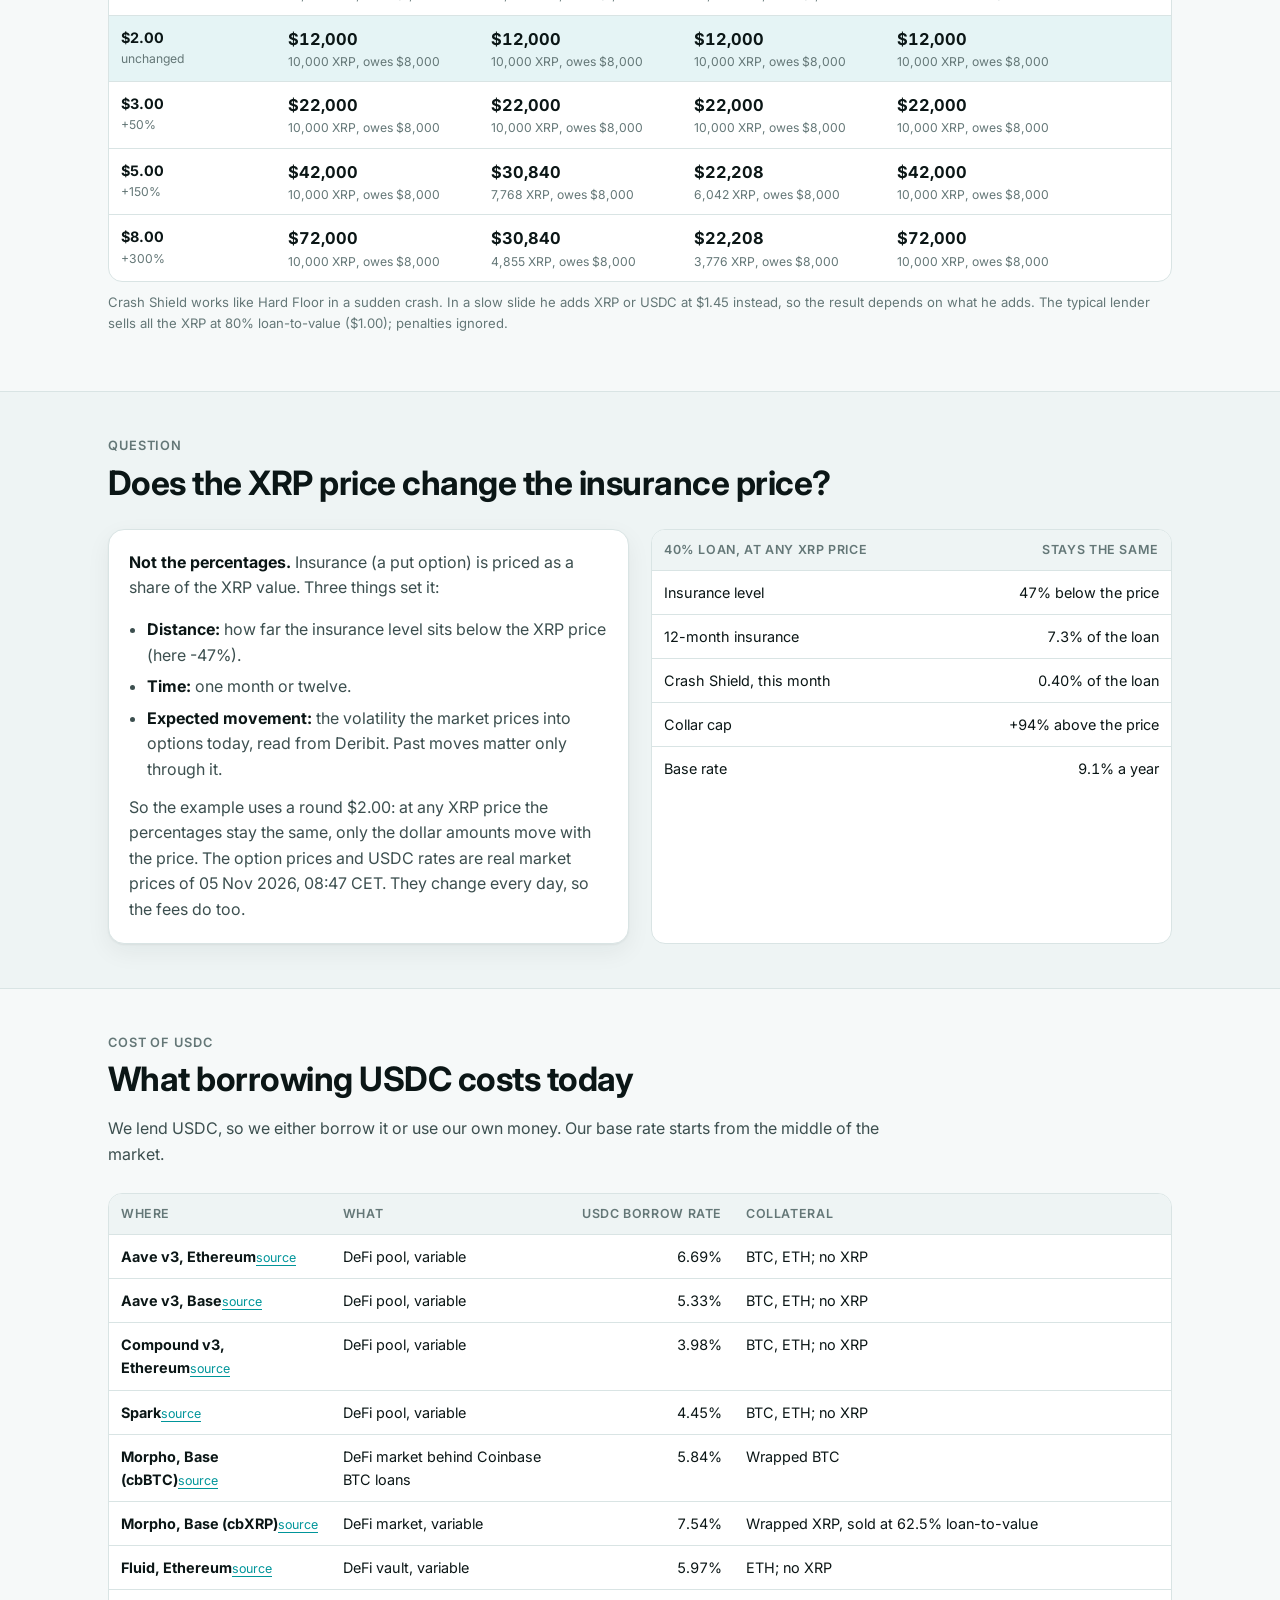
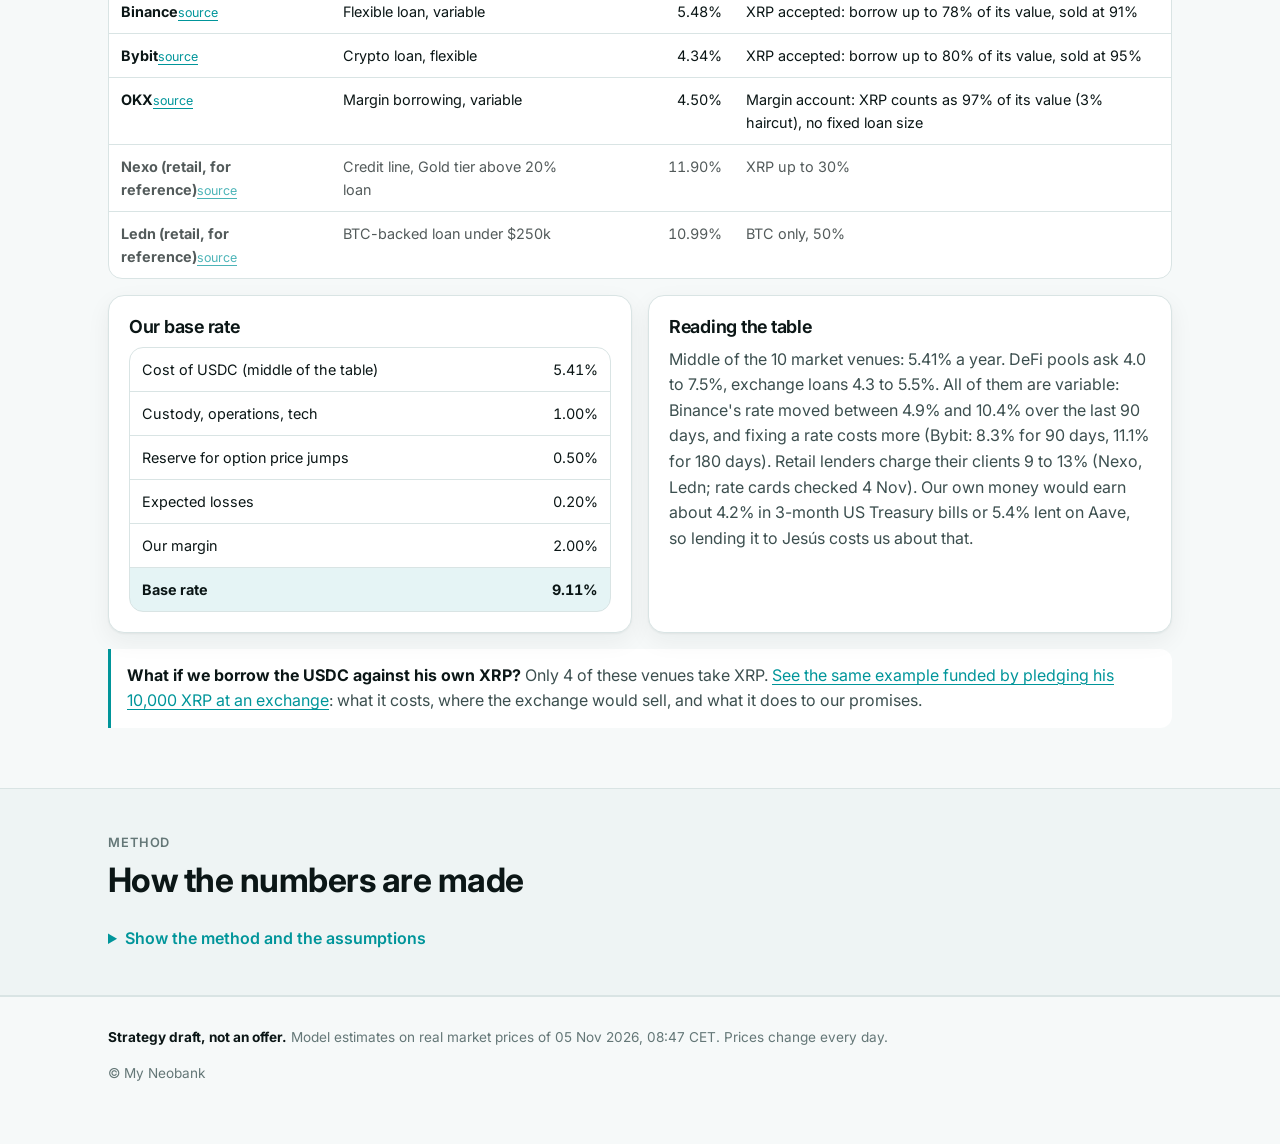
<file: jesus.html>
<!doctype html>
<html lang="en">
<head>
<meta charset="utf-8">
<meta name="viewport" content="width=device-width, initial-scale=1">
<meta name="robots" content="noindex, nofollow">
<title>Example for Jesús | My Neobank</title>
<meta name="description" content="A worked example: 10,000 XRP at $2.00, a 12-month USDC loan, what each protection plan costs a month and a year, at real option and USDC prices.">
<link rel="icon" href="assets/favicon.svg" type="image/svg+xml">
<link rel="preconnect" href="https://fonts.googleapis.com">
<link rel="preconnect" href="https://fonts.gstatic.com" crossorigin>
<link href="https://fonts.googleapis.com/css2?family=Inter:wght@400;500;600;700;800&display=swap" rel="stylesheet">
<link rel="stylesheet" href="assets/style.css?v=7">
</head>
<body>
<header class="top">
  <div class="wrap">
    <a class="logo" href="jesus.html" aria-label="Example for Jesús, top of the page"><img src="assets/logo.svg" alt="My Neobank"></a>
    <nav class="nav" aria-label="Sections">
      <a class="hide-sm" href="#end">After 12 months</a>
      <a class="hide-sm" href="#usdc">Cost of USDC</a>
      <a class="cta" href="#plans">Plans</a>
    </nav>
    <button class="theme-btn" type="button" aria-label="Switch theme"></button>
  </div>
</header>
<div class="banner"><div class="wrap"><span><strong>Example for Jesús. Strategy draft, not an offer.</strong></span><span>XRP at a round $2.00 &middot; market prices of <span data-snap="generated_cet"></span></span></div></div>

<main>
<section class="hero">
  <div class="wrap">
    <span class="eyebrow">XRP Shield Loan &middot; example for Jesús</span>
    <h1>Jesús brings 10,000 XRP.<br>What does a 12-month loan cost?</h1>
    <p class="lead">He keeps his XRP, takes USDC for 12 months, pays only a fee every month and repays the loan at the end.
      XRP is priced at a round $2.00. Pick the loan size; every number below follows.</p>
    <div class="btnrow ltvrow"><span class="lbl">Loan size</span>
      <button class="chip" type="button" data-ltv="25">25%</button>
      <button class="chip" type="button" data-ltv="30">30%</button>
      <button class="chip" type="button" data-ltv="40">40% &middot; our example</button>
      <button class="chip" type="button" data-ltv="50">50% &middot; maximum</button>
    </div>
    <div class="out facts">
      <div class="o"><div class="k">Jesús brings</div><div class="v">10,000 XRP</div><div class="h">worth <span id="f-value"></span></div></div>
      <div class="o"><div class="k">He receives</div><div class="v" id="f-loan"></div><div class="h">USDC, <span id="f-ltv"></span> of the XRP value</div></div>
      <div class="o"><div class="k">At month 12 he repays</div><div class="v" id="f-repay"></div><div class="h">or extends for another year</div></div>
      <div class="o"><div class="k">Insurance pays below</div><div class="v" id="f-strike"></div><div class="h"><span id="f-below"></span> from $2.00</div></div>
    </div>
  </div>
</section>

<section class="alt" id="how">
  <div class="wrap">
    <div class="section-head"><div class="kicker">How the 12 months work</div><h2>Three moments, nothing in between</h2></div>
    <div class="big3">
      <div class="card"><span class="num">1</span><h3>Day 1</h3><div class="fig" id="h-1"></div>
        <p>His 10,000 XRP go into a wallet in his name. We send the USDC and buy the insurance on his XRP.</p></div>
      <div class="card"><span class="num">2</span><h3>Every month</h3><div class="fig">Only the fee</div>
        <p>He pays the monthly fee of his plan. No part of the loan itself. Usual for crypto loans: the loan is repaid at the end.</p></div>
      <div class="card"><span class="num">3</span><h3>Month 12</h3><div class="fig" id="h-3"></div>
        <p>He repays the USDC and takes his XRP back, or extends the loan for another 12 months at the prices of that day.</p></div>
    </div>
  </div>
</section>

<section id="plans">
  <div class="wrap">
    <div class="section-head"><div class="kicker">The plans</div><h2>Four ways to protect the XRP. What he pays.</h2>
      <p>Same loan, same 12 months. The difference is what the insurance covers and how it is paid.</p></div>
    <div class="plans" style="grid-template-columns:repeat(auto-fit,minmax(min(100%,250px),1fr))">
      <div class="card plan" id="pl-crash">
        <span class="pill">Flexible</span>
        <h3 style="margin-top:10px">Crash Shield</h3>
        <p class="once">Insurance renewed every month</p>
        <div class="price"><span data-v="m"></span> <small>/ month</small></div>
        <p class="sub" data-v="year"></p><p class="apr" data-v="apr"></p>
        <ul>
          <li class="y">A sudden crash cannot sell his XRP: below <span data-v="k"></span> the insurance pays</li>
          <li class="y">Bought monthly on Deribit at the real market price</li>
          <li class="n">If XRP slides for months, at <span data-v="top"></span> we ask him to add XRP or USDC</li>
        </ul>
        <p class="fine" data-v="fine"></p>
      </div>
      <div class="card plan rec" id="pl-floor">
        <span class="pill brand">Full protection</span>
        <h3 style="margin-top:10px">Hard Floor</h3>
        <div class="seg" role="group" aria-label="How to pay the insurance">
          <button type="button" data-pay="monthly">Monthly, all in</button>
          <button type="button" data-pay="now">Pay insurance now</button>
        </div>
        <p class="once" data-v="once"></p>
        <div class="price"><span data-v="m"></span> <small>/ month</small></div>
        <p class="sub" data-v="year"></p><p class="apr" data-v="apr"></p>
        <ul>
          <li class="y">Nothing is sold for 12 months, whatever XRP does</li>
          <li class="y">No top-ups, no margin calls</li>
          <li class="y">Below <span data-v="k"></span> every loss is paid and repays the loan</li>
          <li class="y">All the gains are his</li>
        </ul>
        <p class="fine" data-v="fine"></p>
      </div>
      <div class="card plan" id="pl-collar">
        <span class="pill">Lowest fee</span>
        <h3 style="margin-top:10px">Collar</h3>
        <p class="once">Interest only, no insurance fee</p>
        <div class="price"><span data-v="m"></span> <small>/ month</small></div>
        <p class="sub" data-v="year"></p><p class="apr" data-v="apr"></p>
        <ul>
          <li class="y">Same protection as Hard Floor: nothing sold, losses below <span data-v="k"></span> paid</li>
          <li class="n">Gains above <span data-v="cap"></span> pay for the insurance (counted on the price at month 12)</li>
        </ul>
        <p class="fine" data-v="fine"></p>
      </div>
      <div class="card plan" id="pl-zero">
        <span class="pill">Nothing monthly</span>
        <h3 style="margin-top:10px">Zero monthly</h3>
        <p class="once" data-v="once"></p>
        <div class="price"><span data-v="m"></span> <small>/ month</small></div>
        <p class="sub" data-v="year"></p><p class="apr" data-v="apr"></p>
        <ul>
          <li class="y">Same protection as Hard Floor: nothing sold, losses below <span data-v="k"></span> paid</li>
          <li class="n">Gains above <span data-v="cap"></span> pay for the insurance and all the interest</li>
        </ul>
        <p class="fine" data-v="fine"></p>
      </div>
    </div>
    <p class="note" style="margin-top:12px">"% of the loan" = all fees of the year divided by the loan. APR = the true yearly cost when you count the timing of each payment (money paid upfront costs more than money paid later).</p>
  </div>
</section>

<section class="alt" id="fee">
  <div class="wrap">
    <div class="section-head"><div class="kicker">Inside the fee</div><h2>Where each dollar of the fee goes</h2>
      <p>Every plan carries the cost of the USDC itself. The insurance is on top, paid in cash or with gains above a cap.</p></div>
    <div class="card">
      <div class="feekey">
        <span><i class="k-fund"></i>USDC we lend (market cost)</span>
        <span><i class="k-run"></i>Custody, operations, reserve, losses</span>
        <span><i class="k-margin"></i>Our margin</span>
        <span><i class="k-ins"></i>Insurance</span>
        <span><i class="k-fin"></i>Financing the insurance monthly</span>
        <span><i class="k-up"></i>Paid with gains above the cap, not cash</span>
      </div>
      <div class="feebars" id="feebars"></div>
    </div>
    <div class="callout"><p id="fee-note"></p></div>
  </div>
</section>

<section id="end">
  <div class="wrap">
    <div class="section-head"><div class="kicker">After 12 months</div><h2>What Jesús owns once the loan is repaid</h2>
      <p>XRP value minus what he still owes, at different XRP prices on the last day. He also had the USDC to use all year; fees are not included here.</p></div>
    <div class="tbl-wrap"><table class="scen" id="scen">
      <thead><tr><th>XRP at month 12</th><th>Hard Floor</th><th>Collar</th><th>Zero monthly</th><th>Typical lender, no insurance</th></tr></thead>
      <tbody></tbody></table></div>
    <p class="note" style="margin-top:10px">Crash Shield works like Hard Floor in a sudden crash. In a slow slide he adds XRP or USDC at <span id="e-top"></span> instead, so the result depends on what he adds. The typical lender sells all the XRP at 80% loan-to-value (<span id="e-liq"></span>); penalties ignored.</p>
  </div>
</section>

<section class="alt" id="price">
  <div class="wrap">
    <div class="section-head"><div class="kicker">Question</div><h2>Does the XRP price change the insurance price?</h2></div>
    <div class="cols">
      <div class="card">
        <p><strong>Not the percentages.</strong> Insurance (a put option) is priced as a share of the XRP value. Three things set it:</p>
        <ul class="clean">
          <li><strong>Distance:</strong> how far the insurance level sits below the XRP price (here <span id="q-below"></span>).</li>
          <li><strong>Time:</strong> one month or twelve.</li>
          <li><strong>Expected movement:</strong> the volatility the market prices into options today, read from Deribit. Past moves matter only through it.</li>
        </ul>
        <p style="margin-top:12px">So the example uses a round $2.00: at any XRP price the percentages stay the same, only the dollar amounts move with the price. The option prices and USDC rates are real market prices of <span data-snap="generated_cet"></span>. They change every day, so the fees do too.</p>
      </div>
      <div class="tbl-wrap"><table>
        <thead><tr><th>40% loan, at any XRP price</th><th class="num">Stays the same</th></tr></thead>
        <tbody id="q-tbl"></tbody></table></div>
    </div>
  </div>
</section>

<section id="usdc">
  <div class="wrap">
    <div class="section-head"><div class="kicker">Cost of USDC</div><h2>What borrowing USDC costs today</h2>
      <p>We lend USDC, so we either borrow it or use our own money. Our base rate starts from the middle of the market.</p></div>
    <div class="tbl-wrap"><table>
      <thead><tr><th>Where</th><th>What</th><th class="num">USDC borrow rate</th><th>Collateral</th></tr></thead>
      <tbody id="u-tbl"></tbody></table></div>
    <div class="grid g2" style="margin-top:16px">
      <div class="card"><h3>Our base rate</h3><div class="tbl-wrap"><table><tbody id="u-base"></tbody></table></div></div>
      <div class="card"><h3>Reading the table</h3><p id="u-note"></p></div>
    </div>
    <div class="callout"><p><strong>What if we borrow the USDC against his own XRP?</strong> Only 4 of these venues take XRP. <a href="jesus-pledge.html">See the same example funded by pledging his 10,000 XRP at an exchange</a>: what it costs, where the exchange would sell, and what it does to our promises.</p></div>
  </div>
</section>

<section class="alt" id="method">
  <div class="wrap">
    <div class="section-head"><div class="kicker">Method</div><h2>How the numbers are made</h2></div>
    <details class="more"><summary>Show the method and the assumptions</summary>
      <ul class="clean">
        <li><strong>Market data</strong> pulled on <span data-snap="generated_utc"></span>: XRP option prices from Deribit (longest expiry <span data-snap="deribit.longest"></span>). All dollar figures use XRP at $2.00.</li>
        <li><strong>Insurance level</strong> = the price where the loan would reach 75% of the XRP value. The insurance covers all 10,000 XRP.</li>
        <li><strong>Crash Shield</strong>: real one-month Deribit put prices +25% for the spread; the yearly cost is the average of 20,000 simulated years (XRP volatility 65%), renewed only while the loan is at or below 55%.</li>
        <li><strong>Hard Floor, Collar, Zero monthly</strong>: one 12-month contract with an option dealer. No exchange lists 12-month XRP options, so the price is our estimate: today's Deribit volatility curve stretched to 12 months (12-month at-the-money volatility <span id="m-iv"></span>), +25% when we buy, 80% of value when we sell. The gains we sell above a cap are valued at the at-the-money volatility only: short Deribit options price big rallies higher, and a dealer will not pay that for 12 months. A dealer quote fixes the real price.</li>
        <li><strong>Hard Floor bought on Deribit instead</strong>, every two months: expected <span id="m-roll"></span> of the loan a year, but not fixed: in a bad year up to <span id="m-roll90"></span>.</li>
        <li><strong>Monthly, all in</strong>: we pay the insurance on day 1 and spread it over 12 monthly payments at the base rate.</li>
        <li><strong>Zero monthly</strong>: the money from selling the gains above the cap pays the insurance and the 12 months of interest on day 1.</li>
        <li>Fees exclude taxes. Loan currency USDC; RLUSD possible later.</li>
      </ul>
    </details>
  </div>
</section>
</main>

<footer>
  <div class="wrap">
    <p><strong>Strategy draft, not an offer.</strong> Model estimates on real market prices of <span data-snap="generated_cet"></span>. Prices change every day.</p>
    <p>&copy; My Neobank</p>
  </div>
</footer>

<script src="data/dates.js?v=7"></script>
<script>
(function () {
  /* only snapshots that carry the example */
  var L = (window.SNAP_DATES || []).filter(function (x) { return x >= "2026-11-05"; }), d = new URLSearchParams(location.search).get("d");
  window.SNAP_DATES = L;
  if (L.indexOf(d) < 0) d = L[L.length - 1];
  window.SNAP_DATE = d;
  document.write('<script src="data/snap_' + d + '.js?v=7"><\/script>');
})();
</script>
<script src="assets/app.js?v=7"></script>
<script>
(function () {
  const { S, usd, pct, px } = window.XS;
  const J = S.jesus, Q = 10000;
  const qs = new URLSearchParams(location.search);
  const st = { ltv: [25, 30, 40, 50].includes(+qs.get("ltv")) ? +qs.get("ltv") : 40, pay: "monthly" };
  const PRICE = 2.0; /* round example price; percentages do not depend on it */
  const $ = q => document.querySelector(q), $$ = q => Array.from(document.querySelectorAll(q));
  const set = (id, v) => { const e = document.getElementById(id); if (e) e.textContent = v; };
  const put = (card, key, v) => $$(`#${card} [data-v="${key}"]`).forEach(e => { e.textContent = v; });
  const row = l => J.ltv.find(r => r.ltv === l);
  const up = x => "+" + Math.round((x - 1) * 100) + "%";

  function render() {
    const p = PRICE, r = row(st.ltv), V = Q * p, L = V * r.ltv / 100, k = r.strike_x * p;
    const m = f => usd(L * f / 100), base = J.base;
    $$("[data-ltv]").forEach(b => b.setAttribute("aria-pressed", String(+b.dataset.ltv === st.ltv)));
    $$("[data-pay]").forEach(b => b.setAttribute("aria-pressed", String(b.dataset.pay === st.pay)));
    set("f-value", usd(V)); set("f-loan", usd(L)); set("f-ltv", r.ltv + "%"); set("f-repay", usd(L));
    set("f-strike", px(k)); set("f-below", "-" + Math.round((1 - r.strike_x) * 100) + "%");
    set("h-1", usd(L) + " USDC"); set("h-3", "Repay " + usd(L));
    $$('[data-v="k"]').forEach(e => { e.textContent = px(k); });
    $$('[data-v="top"]').forEach(e => { e.textContent = px(r.topup_x * p); });

    const c = r.crash;
    put("pl-crash", "m", m(c.month_pct));
    put("pl-crash", "year", `${m(c.rate)} for 12 months = ${pct(c.rate)} of the loan`);
    put("pl-crash", "apr", `APR ${pct(c.apr)}`);
    put("pl-crash", "fine", `This month the insurance costs us ${m(c.this_month_ins)}. The fee uses the yearly average, ${pct(c.ins)} of the loan; it gets dearer after a fall (bad year: ${pct(c.p90)}).`);

    const f = r.floor, fp = f[st.pay];
    put("pl-floor", "once", st.pay === "now" ? `+ ${m(f.prem)} once, today (can come out of the loan)` : "Insurance included, nothing to pay today");
    put("pl-floor", "m", m(fp.month_pct));
    put("pl-floor", "year", `${m(fp.year_pct)} for 12 months = ${pct(fp.year_pct)} of the loan`);
    put("pl-floor", "apr", `APR ${pct(fp.apr)}`);
    put("pl-floor", "fine", `Insurance: ${m(f.prem)} for 12 months (${pct(f.prem)} of the loan), fixed when we buy it from an option dealer. Estimate from today's Deribit prices; if the dealer prices XRP 15 volatility points higher: ${m(f.prem_hi)}.`);

    const co = r.collar;
    put("pl-collar", "m", m(co.month_pct));
    put("pl-collar", "year", `${m(base.rate)} for 12 months = ${pct(base.rate)} of the loan`);
    put("pl-collar", "apr", `APR ${pct(co.apr)}`);
    put("pl-collar", "cap", co.cap_x ? `${px(co.cap_x * p)} (${up(co.cap_x)})` : "n/a");
    put("pl-collar", "fine", co.cap_x ? `The gains he gives up are worth about ${m(co.upside_value)} at today's option prices.${co.cap_hi_x ? ` If the dealer prices the insurance 15 volatility points higher, the cap falls to ${px(co.cap_hi_x * p)} (${up(co.cap_hi_x)}).` : ""}` : "");

    const z = r.zero, zc = $("#pl-zero");
    zc.classList.toggle("off", !z.cap_x);
    put("pl-zero", "once", `Repay ${usd(L)} at month 12`);
    put("pl-zero", "m", "$0");
    put("pl-zero", "year", "$0 for 12 months = 0% in cash");
    put("pl-zero", "apr", "Paid with gains, not cash");
    put("pl-zero", "cap", z.cap_x ? `${px(z.cap_x * p)} (${up(z.cap_x)})` : "n/a");
    put("pl-zero", "fine", z.cap_x ? `The gains he gives up are worth about ${m(z.upside_value)} at today's option prices.${z.cap_hi_x ? ` If the dealer prices the insurance 15 volatility points higher, the cap falls to ${px(z.cap_hi_x * p)} (${up(z.cap_hi_x)}).` : ""}` : "Not possible at this loan size.");

    fees(r, base, m);
    scen(r, p, L, k);
    set("e-top", px(r.topup_x * p)); set("e-liq", px(r.liq_x * p));
  }

  function fees(r, b, m) {
    const run = b.ops + b.reserve + b.loss;
    const fin = r.floor.monthly.year_pct - b.rate - r.floor.prem;
    const bars = [
      ["Crash Shield", [["fund", b.fund], ["run", run], ["margin", b.margin], ["ins", r.crash.ins]], r.crash.rate, "cash"],
      ["Hard Floor, monthly all in", [["fund", b.fund], ["run", run], ["margin", b.margin], ["ins", r.floor.prem], ["fin", fin]], r.floor.monthly.year_pct, "cash"],
      ["Collar", [["fund", b.fund], ["run", run], ["margin", b.margin], ["up", r.floor.prem]], b.rate, "cash"],
      ["Zero monthly", [["up", b.rate + r.floor.prem]], 0, "zero"],
    ];
    const max = Math.max(...bars.map(x => x[1].reduce((a, s) => a + s[1], 0)));
    const names = { fund: "USDC", run: "running costs", margin: "margin", ins: "insurance", fin: "financing", up: "paid with gains" };
    document.getElementById("feebars").innerHTML = bars.map(([n, segs, cash]) => {
      const tip = segs.map(s => `${names[s[0]]} ${pct(s[1])}`).join(", ");
      return `<div class="feebar"><div class="name"><span>${n}</span><b>${pct(cash)} a year in cash = ${m(cash)}</b></div>
        <div class="track" title="${tip}" aria-label="${tip}">${segs.map(s => `<i class="k-${s[0]}" style="width:${(s[1] / max * 100).toFixed(2)}%"></i>`).join("")}</div></div>`;
    }).join("");
    set("fee-note", `Yes, the USDC is charged on top of the insurance: it costs about ${pct(b.fund)} a year in the market today, plus ${pct(run)} for custody, operations, reserve and losses, plus our ${pct(b.margin)} margin = a ${pct(b.rate)} base rate. If we pay the insurance on day 1 and he pays it monthly, we are also lending him the insurance money, so it carries the same rate: that is the "financing" slice (${m(fin)} a year).`);
  }

  function scen(r, p, L, k) {
    const liq = r.liq_x * p;
    const cell = (cap, s) => {
      const pay = Math.max(k - s, 0) * Q;
      const M = cap ? cap * p : Infinity;
      const owed = Math.max(s - M, 0) * Q, xrp = Q - owed / s;
      const debt = Math.max(L - pay, 0), cash = Math.max(pay - L, 0), net = xrp * s - debt + cash;
      const d = cash > 0 ? `0 debt, +${usd(cash)} cash` : `owes ${usd(debt)}`;
      return `<td><b>${usd(net)}</b><small>${Math.round(xrp).toLocaleString("en-US")} XRP, ${d}</small></td>`;
    };
    const lender = s => s <= liq ? `<td class="bad"><b>${usd(Q * liq - L)}</b><small>0 XRP: all sold at ${px(liq)}</small></td>`
      : `<td><b>${usd(Q * s - L)}</b><small>10,000 XRP, owes ${usd(L)}</small></td>`;
    document.querySelector("#scen tbody").innerHTML = [0.25, 0.5, 1, 1.5, 2.5, 4].map(x => {
      const s = x * p;
      const z = r.zero.cap_x ? cell(r.zero.cap_x, s) : "<td>n/a</td>";
      return `<tr${x === 1 ? ' class="hl"' : ""}><td><strong>${px(s)}</strong><small>${x === 1 ? "unchanged" : (x < 1 ? "-" : "+") + Math.round(Math.abs(x - 1) * 100) + "%"}</small></td>${cell(null, s)}${cell(r.collar.cap_x, s)}${z}${lender(s)}</tr>`;
    }).join("");
  }

  function question() {
    const r = row(40);
    set("q-below", "-" + Math.round((1 - r.strike_x) * 100) + "%");
    const rows = [
      ["Insurance level", `${Math.round((1 - r.strike_x) * 100)}% below the price`],
      ["12-month insurance", `${pct(r.floor.prem)} of the loan`],
      ["Crash Shield, this month", `${pct(r.crash.this_month_ins, 2)} of the loan`],
      ["Collar cap", `${up(r.collar.cap_x)} above the price`],
      ["Base rate", `${pct(J.base.rate)} a year`],
    ];
    document.getElementById("q-tbl").innerHTML = rows.map(x => `<tr><td>${x[0]}</td><td class="num">${x[1]}</td></tr>`).join("");
  }

  function usdc() {
    const F = J.funding, b = J.base;
    document.getElementById("u-tbl").innerHTML = F.sources.map(s =>
      `<tr${s.in_median ? "" : ' style="opacity:.7"'}><td><strong>${s.name}</strong>${s.url ? `<small><a href="${s.url}" rel="noopener">source</a></small>` : ""}</td><td>${s.product || ""}</td><td class="num">${s.apr.toFixed(2)}%</td><td>${s.collateral || ""}</td></tr>`).join("");
    document.getElementById("u-base").innerHTML = [["Cost of USDC (middle of the table)", b.fund], ["Custody, operations, tech", b.ops], ["Reserve for option price jumps", b.reserve], ["Expected losses", b.loss], ["Our margin", b.margin]]
      .map(x => `<tr><td>${x[0]}</td><td class="num">${pct(x[1], 2)}</td></tr>`).join("") + `<tr class="hl"><td><strong>Base rate</strong></td><td class="num"><strong>${pct(b.rate, 2)}</strong></td></tr>`;
    set("u-note", F.note || "");
  }

  document.addEventListener("DOMContentLoaded", () => {
    if (!J) { document.querySelector("main").innerHTML = '<section><div class="wrap"><p>This example needs market data from 5 Nov 2026 or later.</p></div></section>'; return; }
    $$("[data-ltv]").forEach(b => b.addEventListener("click", () => { st.ltv = +b.dataset.ltv; render(); }));
    $$("[data-pay]").forEach(b => b.addEventListener("click", () => { st.pay = b.dataset.pay; render(); }));
    const r40 = row(40).floor.rolling;
    set("m-iv", pct(J.iv12_atm)); set("m-roll", pct(r40.mean)); set("m-roll90", pct(r40.p90));
    question(); usdc(); render();
  });
})();
</script>
</body>
</html>
</file>
<file: assets/style.css>
:root {
  color-scheme: dark;
  --bg: #010a0a;
  --surface: #0b1414;
  --surface-2: #112020;
  --line: #1d3030;
  --text: #eef6f6;
  --text-2: #b4c6c6;
  --muted: #7f9696;
  --brand: #8bf9fa;
  --brand-ink: #010a0a;
  --series-shield: #21a9ad;
  --series-plain: #d95926;
  --series-3: #9085e9;
  --neutral: #8a9999;
  --critical: #e66767;
  --warning: #fab219;
  --good: #0ca30c;
  --grid: #183030;
  --shadow: 0 1px 0 rgba(255, 255, 255, 0.03), 0 10px 30px rgba(0, 0, 0, 0.35);
}
@media (prefers-color-scheme: light) {
  :root:not([data-theme="dark"]) {
    color-scheme: light;
    --bg: #f6f9f9;
    --surface: #ffffff;
    --surface-2: #eef4f4;
    --line: #d9e4e4;
    --text: #0b1616;
    --text-2: #3c4f4f;
    --muted: #647777;
    --brand: #00959a;
    --brand-ink: #ffffff;
    --series-shield: #00959a;
    --series-plain: #e0612e;
    --series-3: #6250d6;
    --neutral: #7b8a8a;
    --critical: #d03b3b;
    --grid: #e6eded;
    --shadow: 0 1px 2px rgba(0, 0, 0, 0.05), 0 8px 24px rgba(0, 40, 40, 0.06);
  }
}
:root[data-theme="light"] {
  color-scheme: light;
  --bg: #f6f9f9;
  --surface: #ffffff;
  --surface-2: #eef4f4;
  --line: #d9e4e4;
  --text: #0b1616;
  --text-2: #3c4f4f;
  --muted: #647777;
  --brand: #00959a;
  --brand-ink: #ffffff;
  --series-shield: #00959a;
  --series-plain: #e0612e;
  --series-3: #6250d6;
  --neutral: #7b8a8a;
  --critical: #d03b3b;
  --grid: #e6eded;
  --shadow: 0 1px 2px rgba(0, 0, 0, 0.05), 0 8px 24px rgba(0, 40, 40, 0.06);
}

* { box-sizing: border-box; }
html { scroll-behavior: smooth; }
body {
  margin: 0;
  background: var(--bg);
  color: var(--text);
  font: 16px/1.6 "Inter", system-ui, -apple-system, "Segoe UI", Roboto, sans-serif;
  -webkit-font-smoothing: antialiased;
  overflow-x: hidden;
}
a { color: var(--brand); text-underline-offset: 3px; }
img, svg, canvas { max-width: 100%; }
h1, h2, h3 { line-height: 1.2; letter-spacing: -0.015em; margin: 0 0 0.5em; }
h1 { font-size: clamp(2rem, 5vw, 3.3rem); font-weight: 750; }
h2 { font-size: clamp(1.5rem, 3.2vw, 2.1rem); font-weight: 700; }
h3 { font-size: 1.12rem; font-weight: 650; }
p { margin: 0 0 1em; color: var(--text-2); }
strong { color: var(--text); }
.wrap { max-width: 1120px; margin: 0 auto; padding: 0 16px; }
@media (min-width: 720px) { .wrap { padding: 0 28px; } }

/* header: always on brand dark so the logo reads the same in both themes */
.top {
  position: sticky; top: 0; z-index: 20;
  background: rgba(1, 10, 10, 0.92);
  backdrop-filter: saturate(1.4) blur(10px);
  border-bottom: 1px solid #143030;
}
.top .wrap { display: flex; align-items: center; gap: 16px; min-height: 60px; }
.logo { display: flex; align-items: center; flex: none; }
.logo img { height: 46px; width: auto; display: block; }
.nav { display: flex; gap: 4px; margin-left: auto; align-items: center; flex-wrap: nowrap; overflow-x: auto; scrollbar-width: none; }
.nav::-webkit-scrollbar { display: none; }
.nav a {
  color: #b4c6c6; text-decoration: none; font-size: 0.9rem; padding: 6px 10px; border-radius: 8px; white-space: nowrap;
}
.nav a:hover, .nav a[aria-current="page"] { color: #eef6f6; background: #102222; }
.nav a.cta { color: #010a0a; background: #8bf9fa; font-weight: 600; }
.theme-btn {
  flex: none; border: 1px solid #1d3a3a; background: transparent; color: #b4c6c6; width: 34px; height: 34px;
  border-radius: 9px; cursor: pointer; font-size: 15px; line-height: 1;
}
@media (max-width: 760px) { .nav .hide-sm { display: none; } }
@media (max-width: 480px) { .hide-xs { display: none; } .logo img { height: 38px; } }

.banner {
  background: var(--surface-2); border-bottom: 1px solid var(--line); color: var(--text-2);
  font-size: 0.85rem; padding: 8px 0;
}
.banner .wrap { display: flex; gap: 10px; flex-wrap: wrap; justify-content: space-between; }

/* hero */
.hero { padding: 56px 0 28px; position: relative; overflow: hidden; }
.hero::before {
  content: ""; position: absolute; inset: -40% -10% auto auto; width: 70%; height: 140%;
  background: radial-gradient(closest-side, rgba(139, 249, 250, 0.10), transparent 70%);
  pointer-events: none;
}
.eyebrow {
  display: inline-block; font-size: 0.78rem; font-weight: 600; letter-spacing: 0.08em; text-transform: uppercase;
  color: var(--brand); margin-bottom: 14px;
}
.hero p.lead { font-size: 1.15rem; max-width: 760px; }
.btns { display: flex; gap: 12px; flex-wrap: wrap; margin-top: 22px; }
.btn {
  display: inline-block; padding: 11px 18px; border-radius: 11px; font-weight: 600; text-decoration: none;
  border: 1px solid var(--line); color: var(--text); background: var(--surface);
}
.btn.primary { background: var(--brand); color: var(--brand-ink); border-color: transparent; }

section { padding: 44px 0; }
section.alt { background: var(--surface-2); border-top: 1px solid var(--line); border-bottom: 1px solid var(--line); }
.section-head { max-width: 780px; margin-bottom: 26px; }
.kicker { font-size: 0.8rem; font-weight: 600; color: var(--muted); text-transform: uppercase; letter-spacing: 0.07em; margin-bottom: 6px; }

.grid { display: grid; gap: 16px; }
.g2 { grid-template-columns: repeat(auto-fit, minmax(min(100%, 420px), 1fr)); }
.g3 { grid-template-columns: repeat(auto-fit, minmax(min(100%, 290px), 1fr)); }
.g4 { grid-template-columns: repeat(auto-fit, minmax(min(100%, 220px), 1fr)); }
.card {
  background: var(--surface); border: 1px solid var(--line); border-radius: 16px; padding: 20px; box-shadow: var(--shadow);
  min-width: 0;
}
.card h3 { margin-top: 0; }
.card p:last-child { margin-bottom: 0; }

.stat .v { font-size: clamp(1.8rem, 4vw, 2.4rem); font-weight: 750; letter-spacing: -0.02em; color: var(--text); line-height: 1.1; }
.stat .l { font-size: 0.9rem; color: var(--text-2); margin-top: 6px; }
.stat .s { font-size: 0.78rem; color: var(--muted); margin-top: 8px; }

.steps { counter-reset: s; }
.step { position: relative; padding-left: 52px; }
.step::before {
  counter-increment: s; content: counter(s); position: absolute; left: 18px; top: 18px; width: 26px; height: 26px;
  border-radius: 50%; background: var(--brand); color: var(--brand-ink); font-weight: 700; font-size: 0.85rem;
  display: grid; place-items: center;
}

.chart-card { padding: 18px 18px 12px; }
.chart-head { display: flex; justify-content: space-between; gap: 12px; flex-wrap: wrap; align-items: baseline; margin-bottom: 6px; }
.chart-head h3 { margin: 0; }
.chart-sub { font-size: 0.85rem; color: var(--muted); margin: 0 0 10px; }
.chart-box { position: relative; height: 330px; }
@media (max-width: 560px) { .chart-box { height: 280px; } }
.legend { display: flex; flex-wrap: wrap; gap: 14px; font-size: 0.85rem; color: var(--text-2); margin: 8px 0 4px; }
.legend span { display: inline-flex; align-items: center; gap: 7px; }
.legend i { width: 14px; height: 3px; border-radius: 2px; display: inline-block; }
.legend i.dot { width: 9px; height: 9px; border-radius: 50%; }
.legend i.dash { background: repeating-linear-gradient(90deg, currentColor 0 4px, transparent 4px 7px) !important; height: 2px; }

details.data { margin-top: 8px; font-size: 0.85rem; }
details.data summary { cursor: pointer; color: var(--muted); }
details.data[open] summary { margin-bottom: 8px; }

.tbl-wrap { overflow-x: auto; border: 1px solid var(--line); border-radius: 14px; background: var(--surface); }
table { width: 100%; border-collapse: collapse; font-size: 0.9rem; }
th, td { text-align: left; padding: 10px 12px; border-bottom: 1px solid var(--line); vertical-align: top; }
th { font-size: 0.78rem; text-transform: uppercase; letter-spacing: 0.05em; color: var(--muted); font-weight: 600; background: var(--surface-2); white-space: nowrap; }
tr:last-child td { border-bottom: 0; }
td.num, th.num { text-align: right; font-variant-numeric: tabular-nums; white-space: nowrap; }
td small, .src { color: var(--muted); font-size: 0.78rem; }
tr.hl td { background: color-mix(in srgb, var(--series-shield) 10%, transparent); }

.pill { display: inline-block; font-size: 0.75rem; font-weight: 600; padding: 2px 9px; border-radius: 999px; border: 1px solid var(--line); color: var(--text-2); white-space: nowrap; }
.pill.ok { color: var(--good); border-color: color-mix(in srgb, var(--good) 45%, transparent); }
.pill.warn { color: var(--warning); border-color: color-mix(in srgb, var(--warning) 45%, transparent); }
.pill.bad { color: var(--critical); border-color: color-mix(in srgb, var(--critical) 45%, transparent); }
.pill.brand { color: var(--brand); border-color: color-mix(in srgb, var(--brand) 45%, transparent); }

/* calculator + sliders */
.calc { display: grid; gap: 18px; grid-template-columns: minmax(0, 1fr); }
@media (min-width: 900px) { .calc { grid-template-columns: minmax(0, 0.9fr) minmax(0, 1.1fr); } }
.field { margin-bottom: 16px; }
.field label { display: flex; justify-content: space-between; font-size: 0.88rem; color: var(--text-2); margin-bottom: 6px; gap: 8px; }
.field label b { color: var(--text); font-variant-numeric: tabular-nums; }
input[type="range"] { width: 100%; accent-color: var(--series-shield); }
input[type="number"] {
  width: 100%; padding: 10px 12px; border-radius: 10px; border: 1px solid var(--line); background: var(--surface-2);
  color: var(--text); font: inherit;
}
.seg { display: inline-flex; border: 1px solid var(--line); border-radius: 10px; overflow: hidden; }
.seg button { border: 0; background: transparent; color: var(--text-2); padding: 7px 12px; font: inherit; font-size: 0.85rem; cursor: pointer; }
.seg button[aria-pressed="true"] { background: var(--series-shield); color: #fff; }
.out { display: grid; grid-template-columns: repeat(auto-fit, minmax(min(100%, 200px), 1fr)); gap: 12px; }
.out .o { background: var(--surface-2); border-radius: 12px; padding: 12px 14px; border: 1px solid var(--line); }
.out .o .k { font-size: 0.8rem; color: var(--muted); }
.out .o .v { font-size: 1.35rem; font-weight: 700; color: var(--text); margin-top: 2px; }
.out .o .h { font-size: 0.78rem; color: var(--text-2); margin-top: 2px; }
.status { display: flex; align-items: center; gap: 10px; padding: 12px 14px; border-radius: 12px; border: 1px solid var(--line); background: var(--surface-2); margin-top: 12px; font-size: 0.92rem; }
.status .ico { font-size: 1.1rem; }

.note { font-size: 0.82rem; color: var(--muted); }
.callout { border-left: 3px solid var(--brand); background: var(--surface); padding: 14px 16px; border-radius: 0 12px 12px 0; margin: 16px 0; }
.callout p { margin: 0; }
.cols { display: grid; gap: 22px; grid-template-columns: minmax(0, 1fr); }
@media (min-width: 900px) { .cols { grid-template-columns: minmax(0, 1fr) minmax(0, 1fr); } }

ul.clean { margin: 0; padding-left: 1.1em; color: var(--text-2); }
ul.clean li { margin: 0 0 6px; }

.faq details { border-bottom: 1px solid var(--line); padding: 14px 0; }
.faq summary { cursor: pointer; font-weight: 600; color: var(--text); list-style: none; display: flex; justify-content: space-between; gap: 12px; }
.faq summary::-webkit-details-marker { display: none; }
.faq summary::after { content: "+"; color: var(--muted); font-weight: 400; }
.faq details[open] summary::after { content: "\2212"; }
.faq details p { margin: 10px 0 0; }

.diagram { width: 100%; height: auto; }
.diagram text { font-family: inherit; }

footer { border-top: 1px solid var(--line); padding: 30px 0 46px; color: var(--muted); font-size: 0.85rem; }
footer p { color: var(--muted); }
.tag-est { font-size: 0.72rem; font-weight: 600; color: var(--series-3); border: 1px solid color-mix(in srgb, var(--series-3) 45%, transparent); border-radius: 6px; padding: 0 6px; margin-left: 4px; vertical-align: middle; white-space: nowrap; }
.sources li { margin-bottom: 6px; word-break: break-word; }

/* ---------- v2: simple client page ---------- */
.badge-real {
  display: inline-flex; align-items: center; gap: 8px; margin-top: 18px; padding: 8px 14px; border-radius: 999px;
  background: color-mix(in srgb, var(--series-shield) 12%, transparent); border: 1px solid color-mix(in srgb, var(--series-shield) 40%, transparent);
  color: var(--text); font-size: 0.88rem;
}
.badge-real b { color: var(--series-shield); }
.big3 { display: grid; gap: 16px; grid-template-columns: repeat(auto-fit, minmax(min(100%, 280px), 1fr)); }
.big3 .card { position: relative; padding-top: 26px; }
.big3 .ico { width: 46px; height: 46px; border-radius: 14px; display: grid; place-items: center; margin-bottom: 14px;
  background: color-mix(in srgb, var(--series-shield) 14%, transparent); color: var(--series-shield); }
.big3 .ico svg { width: 26px; height: 26px; }
.big3 .num { position: absolute; top: 18px; right: 20px; font-size: 2.4rem; font-weight: 800; color: var(--line); line-height: 1; }
.big3 .fig { font-size: 1.5rem; font-weight: 750; color: var(--text); margin: 2px 0 6px; }

/* price ladder */
.ladder { display: grid; gap: 10px; }
.rung { display: grid; grid-template-columns: 92px 14px minmax(0, 1fr); gap: 14px; align-items: center; padding: 14px 16px;
  border-radius: 14px; border: 1px solid var(--line); background: var(--surface); }
.rung .p { font-size: 1.45rem; font-weight: 800; color: var(--text); font-variant-numeric: tabular-nums; }
.rung .dot { width: 14px; height: 14px; border-radius: 50%; }
.rung .t b { color: var(--text); display: block; font-size: 1rem; }
.rung .t span { color: var(--text-2); font-size: 0.9rem; }
.rung.now .dot { background: var(--good); } .rung.top .dot { background: var(--warning); }
.rung.shield .dot { background: var(--series-shield); } .rung.sell .dot { background: var(--critical); }
.rung.shield { border-color: color-mix(in srgb, var(--series-shield) 55%, transparent); }

/* simulator */
.btnrow { display: flex; flex-wrap: wrap; gap: 8px; align-items: center; }
.btnrow .lbl { font-size: 0.78rem; font-weight: 600; color: var(--muted); text-transform: uppercase; letter-spacing: 0.06em; margin-right: 4px; min-width: 70px; }
.chip { border: 1px solid var(--line); background: var(--surface); color: var(--text-2); padding: 8px 14px; border-radius: 999px;
  font: inherit; font-size: 0.9rem; font-weight: 600; cursor: pointer; }
.chip:hover { color: var(--text); border-color: var(--series-shield); }
.chip[aria-pressed="true"] { background: var(--series-shield); border-color: var(--series-shield); color: #fff; }
.chip.plain[aria-pressed="true"] { background: var(--series-plain); border-color: var(--series-plain); }
.sim { display: grid; gap: 16px; grid-template-columns: minmax(0, 1fr); margin-top: 16px; }
@media (min-width: 980px) { .sim { grid-template-columns: minmax(0, 1fr) 300px; } }
.sim .chart-box { height: 380px; }
@media (max-width: 560px) { .sim .chart-box { height: 300px; } }
.live { display: grid; gap: 10px; align-content: start; }
.live .row { display: flex; justify-content: space-between; gap: 10px; padding: 10px 12px; border-radius: 10px; background: var(--surface-2); border: 1px solid var(--line); font-size: 0.92rem; }
.live .row span { color: var(--muted); }
.live .row b { color: var(--text); font-variant-numeric: tabular-nums; }
.live .row.key { border-color: var(--series-shield); }
.live .event { padding: 12px 14px; border-radius: 12px; border-left: 3px solid var(--series-shield); background: var(--surface); font-size: 0.92rem; color: var(--text); min-height: 64px; }
.live .event.bad { border-left-color: var(--critical); } .live .event.warn { border-left-color: var(--warning); }
.replay { margin-top: 2px; }
.mkey { display: flex; flex-wrap: wrap; gap: 14px; font-size: 0.82rem; color: var(--text-2); margin-top: 8px; }
.mkey span { display: inline-flex; align-items: center; gap: 6px; }
.mkey i { width: 10px; height: 10px; border-radius: 50%; display: inline-block; }
.mkey i.dia { border-radius: 2px; transform: rotate(45deg); width: 8px; height: 8px; }

/* plans */
.plans { display: grid; gap: 16px; grid-template-columns: repeat(auto-fit, minmax(min(100%, 300px), 1fr)); }
.plan { display: flex; flex-direction: column; }
.plan .price { font-size: 2rem; font-weight: 800; color: var(--text); line-height: 1.1; margin: 8px 0 2px; }
.plan .price small { font-size: 0.95rem; font-weight: 600; color: var(--muted); }
.plan ul { list-style: none; padding: 0; margin: 12px 0 16px; }
.plan li { padding: 6px 0 6px 26px; position: relative; color: var(--text-2); font-size: 0.93rem; border-top: 1px dashed var(--line); }
.plan li::before { position: absolute; left: 2px; top: 6px; font-weight: 700; }
.plan li.y::before { content: "\2713"; color: var(--good); }
.plan li.n::before { content: "\2715"; color: var(--critical); }
.plan .chip { margin-top: auto; align-self: flex-start; }
.plan.rec { border: 2px solid var(--series-shield); }
.answer { font-size: 1.02rem; }
.answer .tbl-wrap { margin: 12px 0; }
.plan > .pill { align-self: flex-start; }
.sum4 { display: grid; gap: 16px; grid-template-columns: repeat(auto-fit, minmax(min(100%, 240px), 1fr)); }
.sum4 .card h3 { font-size: 1rem; color: var(--muted); font-weight: 600; text-transform: uppercase; letter-spacing: 0.05em; }
.sum4 .card .big { font-size: 1.6rem; font-weight: 800; color: var(--text); line-height: 1.2; margin-bottom: 6px; }
.venues { display: grid; gap: 12px; grid-template-columns: repeat(auto-fit, minmax(min(100%, 250px), 1fr)); }
.venues .card h3 { display: flex; justify-content: space-between; gap: 8px; align-items: center; }
details.more { margin-top: 14px; }
details.more > summary { cursor: pointer; color: var(--brand); font-weight: 600; }
details.more[open] > summary { margin-bottom: 12px; }
.datebar { background: var(--surface-2); border-bottom: 1px solid var(--line); padding: 8px 0; }
.datebar .wrap { display: flex; flex-wrap: wrap; gap: 8px; align-items: center; }
.datebar .dl { font-size: 0.78rem; font-weight: 600; color: var(--muted); text-transform: uppercase; letter-spacing: 0.05em; margin-right: 4px; }
.datebar .chip { text-decoration: none; padding: 5px 12px; font-size: 0.85rem; }
.datebar .dn { font-size: 0.8rem; color: var(--muted); }

/* ---------- v3: example page (jesus.html) ---------- */
.tabs { display: grid; grid-template-columns: repeat(2, minmax(0, 1fr)); gap: 10px; margin-top: 24px; max-width: 660px; }
.tab { border: 1px solid var(--line); background: var(--surface); color: var(--text-2); border-radius: 14px; padding: 12px 16px;
  text-align: left; font: inherit; cursor: pointer; }
.tab b { display: block; font-size: 1.45rem; color: var(--text); font-weight: 800; line-height: 1.2; }
.tab > span { font-size: 0.84rem; }
.tab:hover { border-color: var(--series-shield); }
.tab[aria-selected="true"] { border: 2px solid var(--series-shield); padding: 11px 15px; background: color-mix(in srgb, var(--series-shield) 12%, var(--surface)); }
.ltvrow { margin-top: 16px; }
.facts { margin-top: 18px; }
.plan .once { font-size: 0.92rem; color: var(--text); margin: 0 0 4px; min-height: 1.4em; }
.plan .sub { font-size: 0.88rem; color: var(--text-2); margin: 0; }
.plan .apr { font-size: 0.8rem; color: var(--muted); margin: 2px 0 0; }
.plan .fine { font-size: 0.8rem; color: var(--muted); margin: auto 0 0; padding-top: 6px; }
.plan .seg { margin: 6px 0 2px; align-self: flex-start; }
.plan.off { opacity: 0.55; }
.feebars { display: grid; gap: 16px; }
.feebar .name { display: flex; justify-content: space-between; gap: 10px; font-size: 0.92rem; margin-bottom: 6px; color: var(--text); }
.feebar .name b { font-variant-numeric: tabular-nums; }
.feebar .track { display: flex; height: 28px; border-radius: 8px; overflow: hidden; background: var(--surface-2); border: 1px solid var(--line); }
.feebar .track i { display: block; height: 100%; }
.k-fund { background: var(--series-3); }
.k-run { background: var(--neutral); }
.k-margin { background: var(--series-plain); }
.k-ins { background: var(--series-shield); }
.k-fin { background: color-mix(in srgb, var(--series-shield) 45%, var(--surface)); }
.k-up { background: repeating-linear-gradient(45deg, var(--warning) 0 5px, color-mix(in srgb, var(--warning) 25%, transparent) 5px 10px); }
.feekey { display: flex; flex-wrap: wrap; gap: 14px; font-size: 0.82rem; color: var(--text-2); margin-bottom: 14px; }
.feekey span { display: inline-flex; align-items: center; gap: 6px; }
.feekey i { width: 14px; height: 14px; border-radius: 4px; display: inline-block; }
.scen td b { display: block; font-size: 1.02rem; color: var(--text); font-variant-numeric: tabular-nums; }
.scen td small { display: block; color: var(--muted); font-size: 0.76rem; }
.scen td.bad b { color: var(--critical); }
.scen th:first-child, .scen td:first-child { white-space: nowrap; }
</file>
